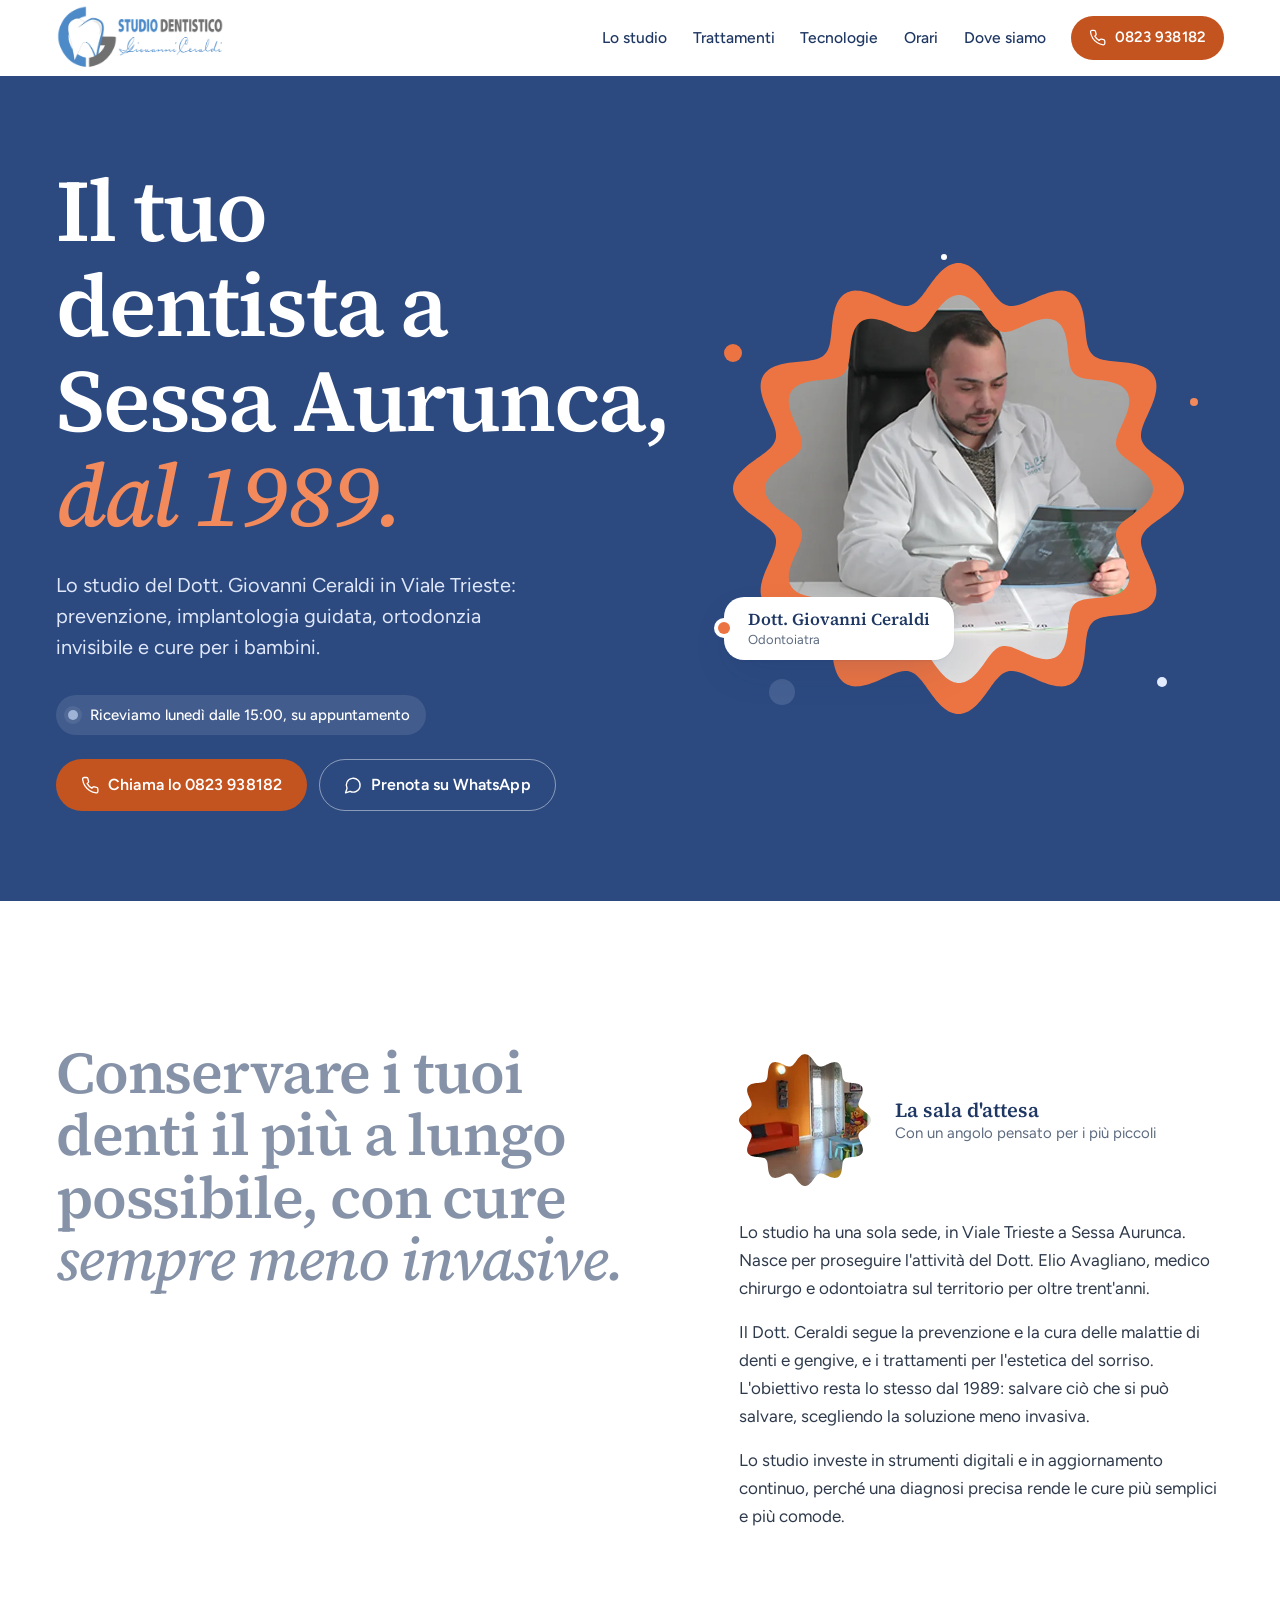
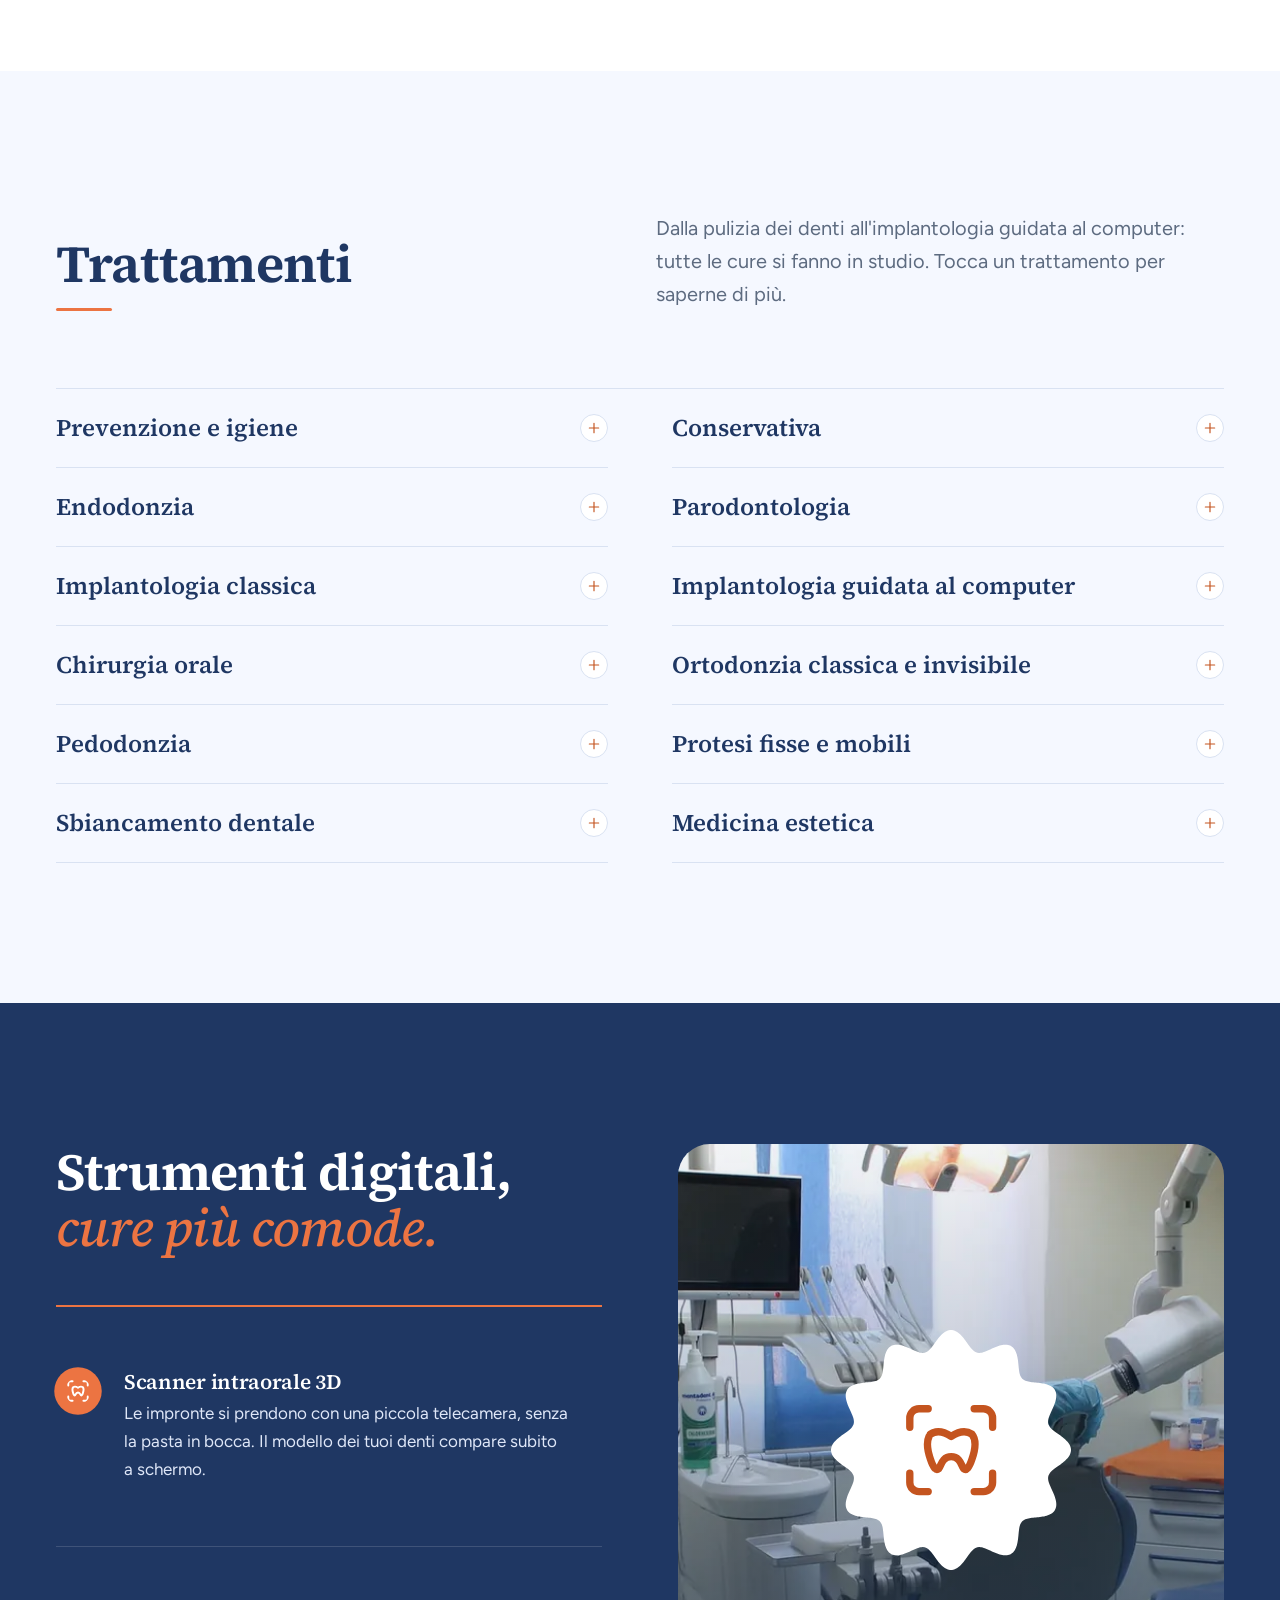
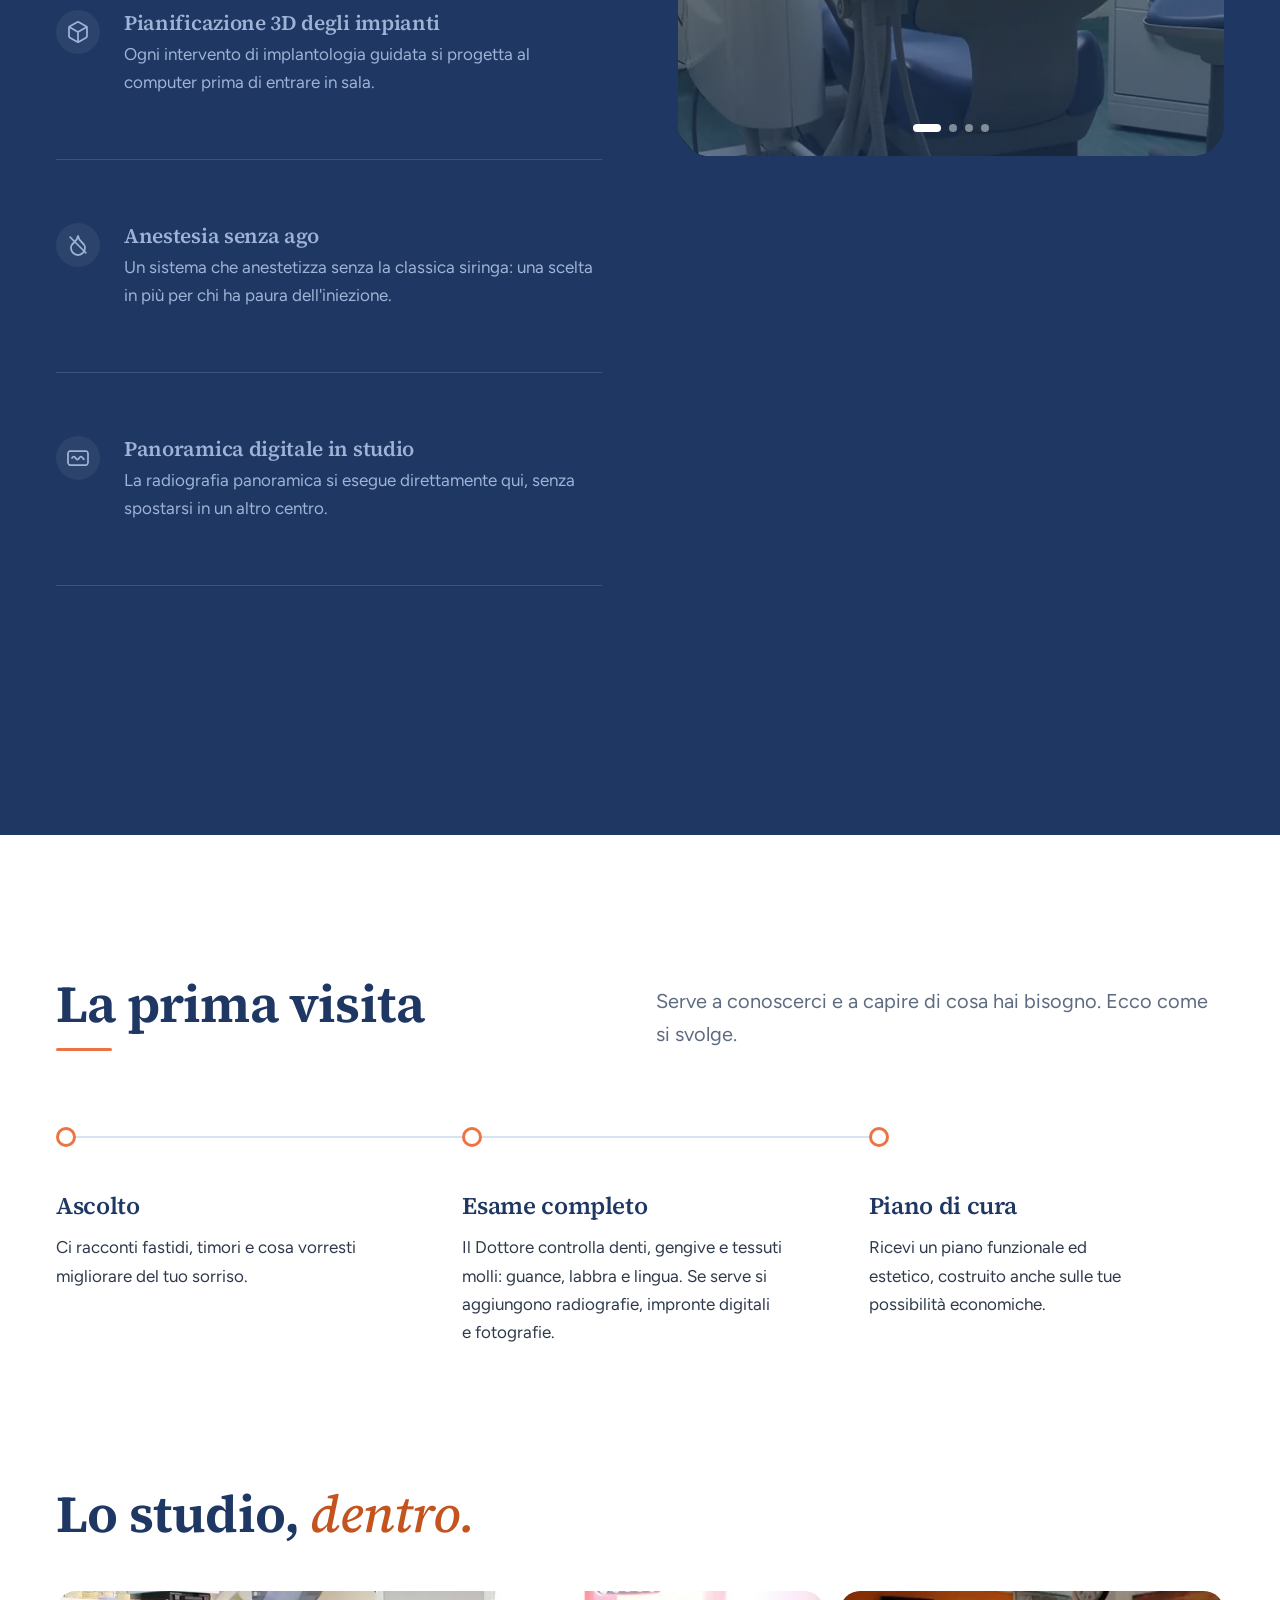
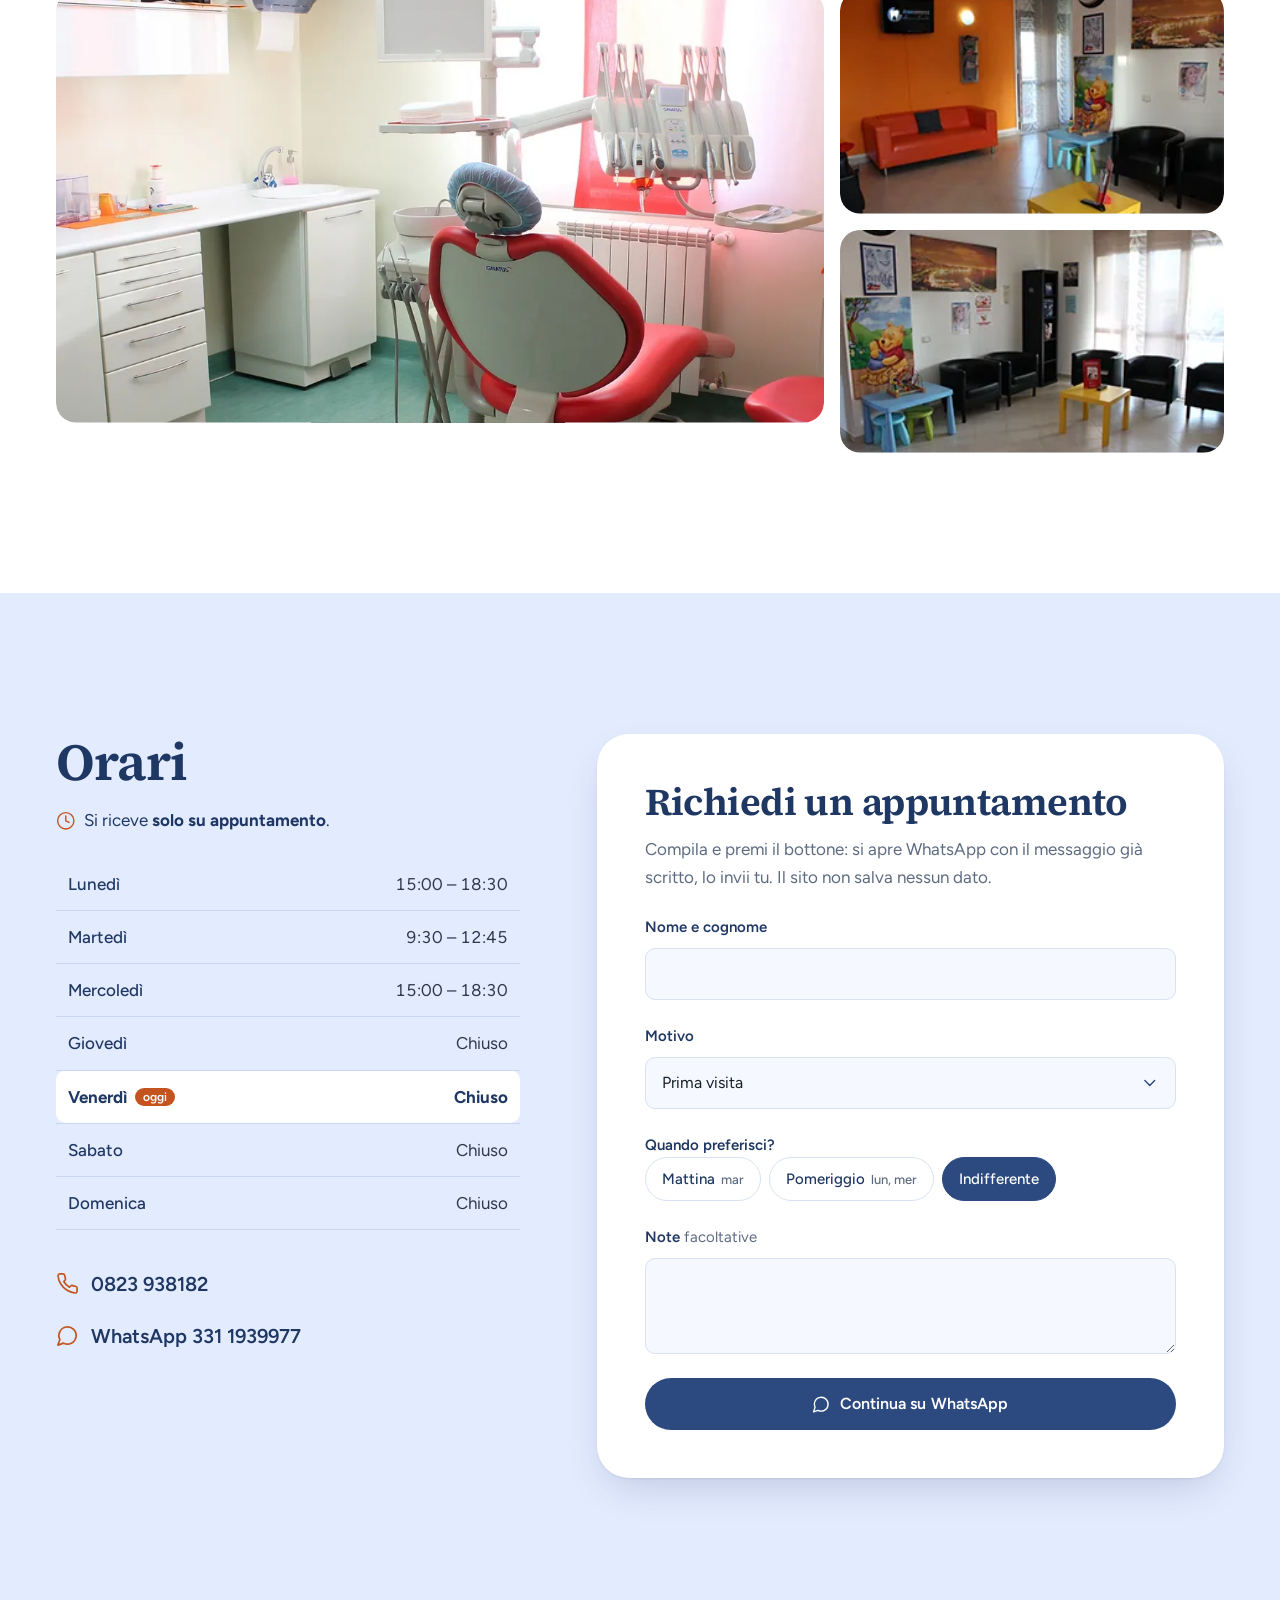
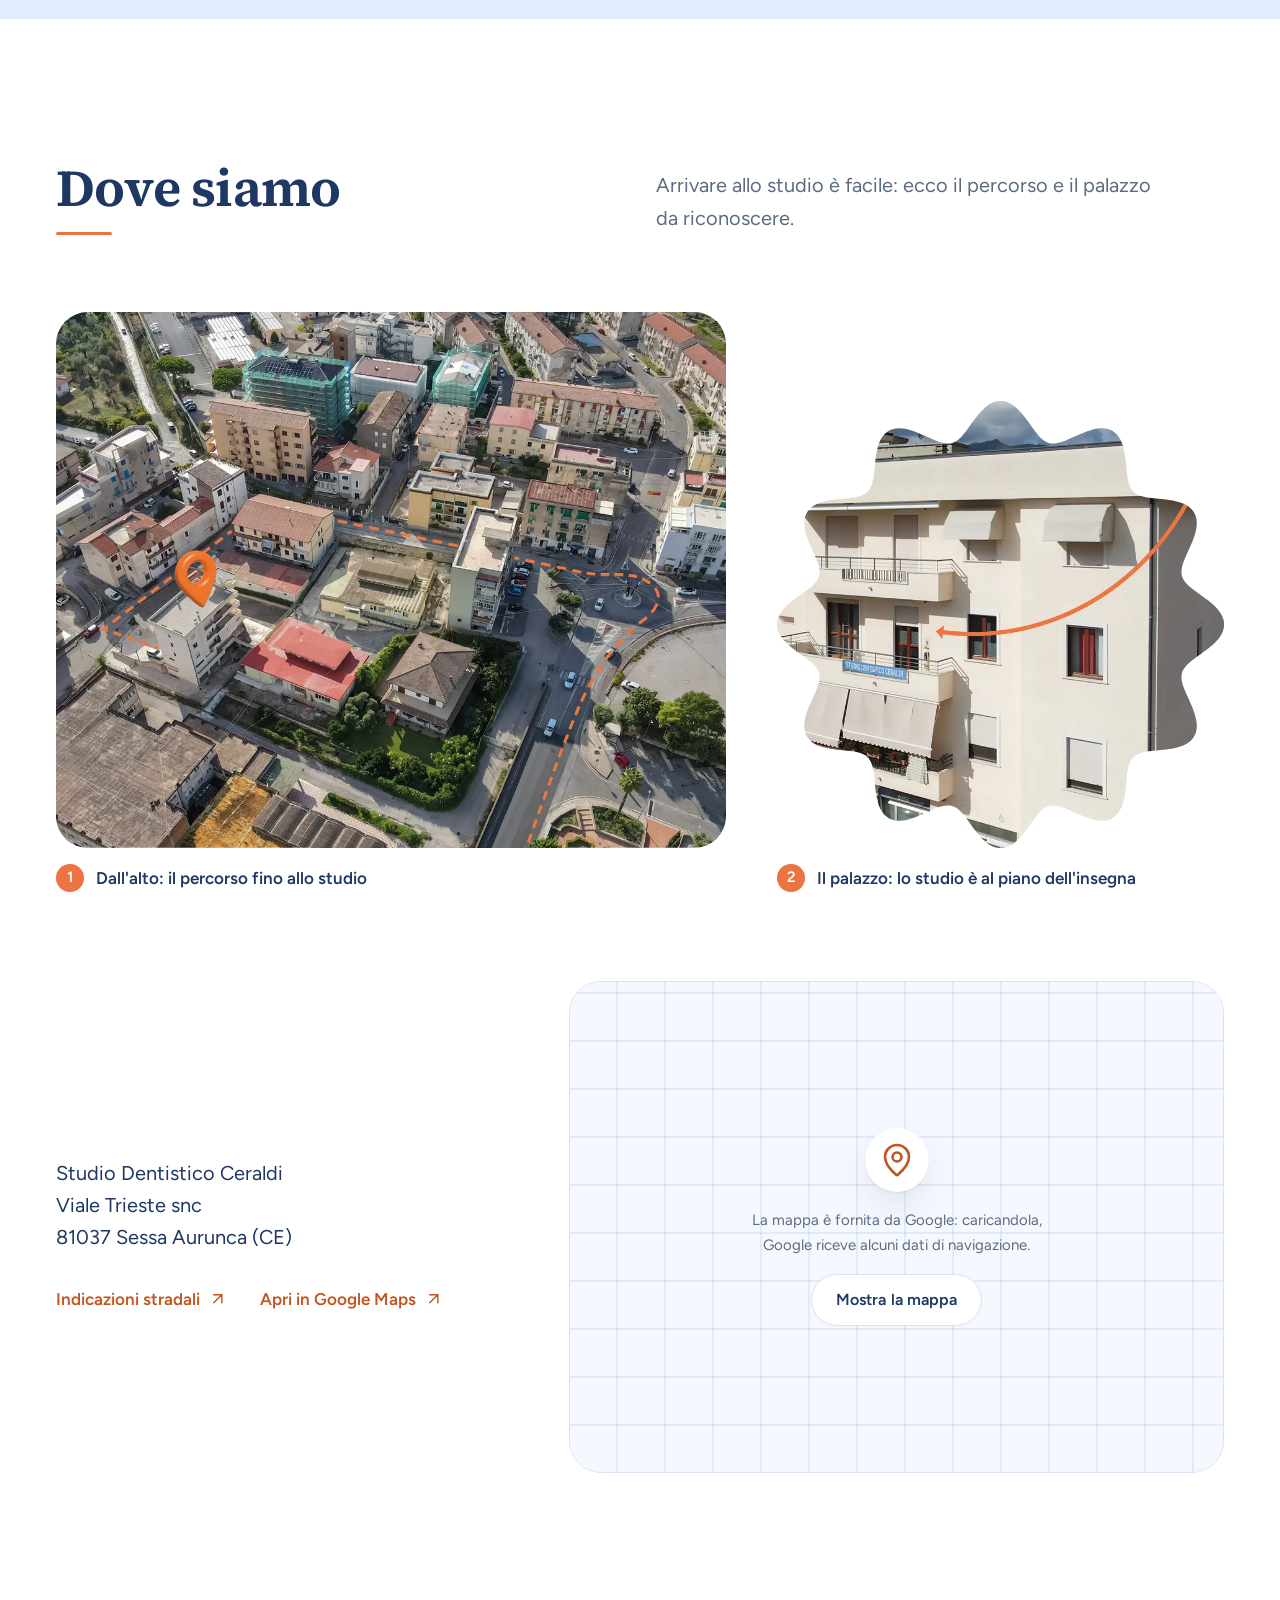
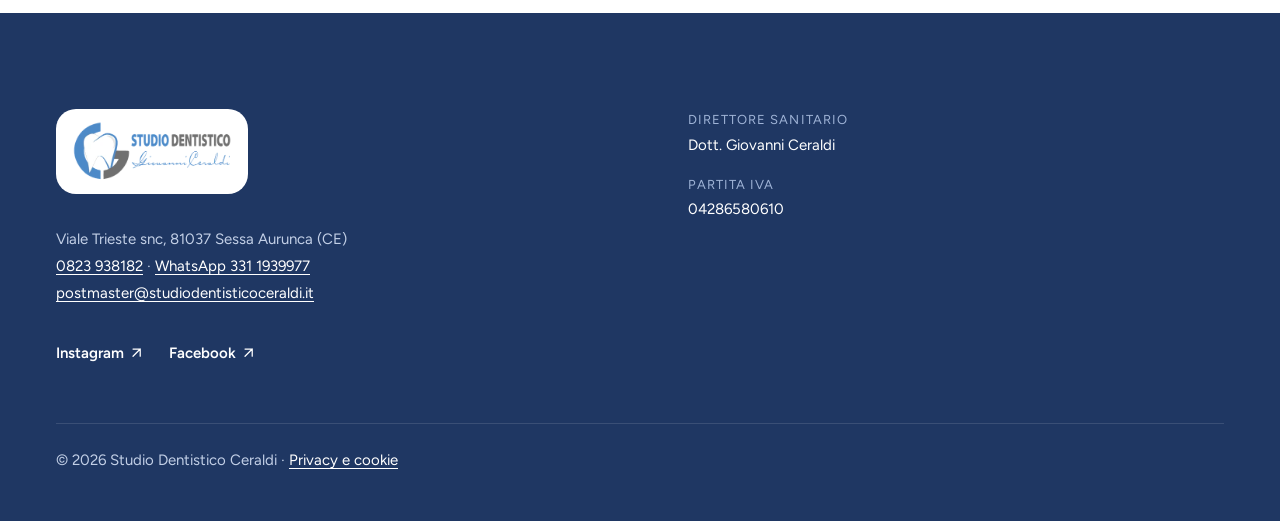
<file: index.html>
<!doctype html>
<html lang="it">
<head>
  <meta charset="utf-8">
  <meta name="viewport" content="width=device-width, initial-scale=1">
  <title>Studio Dentistico Ceraldi · Dentista a Sessa Aurunca (CE)</title>
  <meta name="description" content="Studio dentistico del Dott. Giovanni Ceraldi a Sessa Aurunca, in Viale Trieste. Implantologia guidata, ortodonzia invisibile, pedodonzia, igiene e prevenzione. Si riceve su appuntamento: 0823 938182.">
  <link rel="canonical" href="https://www.studiodentisticoceraldi.it/">
  <meta name="theme-color" content="#2c4a80">
  <meta property="og:type" content="website">
  <meta property="og:locale" content="it_IT">
  <meta property="og:title" content="Studio Dentistico Ceraldi · Sessa Aurunca">
  <meta property="og:description" content="Il tuo dentista a Sessa Aurunca dal 1989. Si riceve su appuntamento.">
  <meta property="og:url" content="https://www.studiodentisticoceraldi.it/">
  <meta property="og:image" content="https://www.studiodentisticoceraldi.it/assets/img/share.jpg">
  <meta name="twitter:card" content="summary_large_image">
  <link rel="icon" href="assets/img/icon-32.png" sizes="32x32">
  <link rel="apple-touch-icon" href="assets/img/icon-180.png">
  <link rel="preload" href="assets/fonts/source-serif-4-latin-wght-normal.woff2" as="font" type="font/woff2" crossorigin>
  <link rel="preload" href="assets/fonts/figtree-latin-wght-normal.woff2" as="font" type="font/woff2" crossorigin>
  <link rel="stylesheet" href="assets/css/style.css?v=6">
  <script>document.documentElement.classList.add('js')</script>
  <script type="application/ld+json">
  {
    "@context": "https://schema.org",
    "@type": "Dentist",
    "name": "Studio Dentistico Ceraldi",
    "url": "https://www.studiodentisticoceraldi.it/",
    "logo": "https://www.studiodentisticoceraldi.it/assets/img/logo.png",
    "image": "https://www.studiodentisticoceraldi.it/assets/img/dott-ceraldi-q.webp",
    "telephone": "+39 0823 938182",
    "email": "postmaster@studiodentisticoceraldi.it",
    "foundingDate": "1989",
    "vatID": "IT04286580610",
    "address": {
      "@type": "PostalAddress",
      "streetAddress": "Viale Trieste snc",
      "addressLocality": "Sessa Aurunca",
      "postalCode": "81037",
      "addressRegion": "CE",
      "addressCountry": "IT"
    },
    "geo": { "@type": "GeoCoordinates", "latitude": 41.2292074, "longitude": 13.9293572 },
    "hasMap": "https://www.google.com/maps/search/?api=1&query=Studio+Dentistico+Ceraldi&query_place_id=ChIJVdut1wnoOhMRwO00Xf3rjd8",
    "openingHoursSpecification": [
      { "@type": "OpeningHoursSpecification", "dayOfWeek": ["Monday", "Wednesday"], "opens": "15:00", "closes": "18:30" },
      { "@type": "OpeningHoursSpecification", "dayOfWeek": ["Tuesday"], "opens": "09:30", "closes": "12:45" }
    ],
    "sameAs": [
      "https://www.instagram.com/studiodentisticoceraldi/",
      "https://www.facebook.com/StudioDentisticoCeraldi/"
    ]
  }
  </script>
</head>
<body>
  <a class="skip" href="#contenuto">Vai al contenuto</a>

  <header class="site-header" data-header>
    <div class="wrap header-row">
      <a class="brand" href="#top" aria-label="Studio Dentistico Ceraldi, torna all'inizio">
        <img src="assets/img/logo-412.webp" width="206" height="79" alt="Studio Dentistico Giovanni Ceraldi">
      </a>
      <nav class="nav" aria-label="Principale">
        <button class="nav-toggle" type="button" aria-expanded="false" aria-controls="menu" data-nav-toggle>
          <span class="nav-toggle-bars" aria-hidden="true"></span>
          <span class="nav-toggle-label">Menu</span>
        </button>
        <ul id="menu" class="nav-list" data-nav-list>
          <li><a href="#studio">Lo studio</a></li>
          <li><a href="#trattamenti">Trattamenti</a></li>
          <li><a href="#tecnologie">Tecnologie</a></li>
          <li><a href="#orari">Orari</a></li>
          <li><a href="#dove">Dove siamo</a></li>
          <li class="nav-cta"><a class="btn btn-accent btn-sm" href="tel:+390823938182">
            <svg class="i" aria-hidden="true"><use href="#i-phone"/></svg>0823 938182</a></li>
        </ul>
      </nav>
    </div>
  </header>

  <main id="contenuto">
    <!-- Apertura -->
    <section class="hero" id="top" aria-labelledby="hero-title">
      <div class="wrap hero-grid">
        <div class="hero-copy">
          <h1 id="hero-title" class="hero-title" data-split>Il tuo dentista a Sessa&nbsp;Aurunca, <em>dal&nbsp;1989.</em></h1>
          <p class="hero-lead">Lo studio del Dott. Giovanni Ceraldi in Viale Trieste: prevenzione, implantologia guidata, ortodonzia invisibile e cure per i bambini.</p>
          <p class="status" data-status>
            <span class="status-dot" aria-hidden="true"></span>
            <span data-status-text>Si riceve solo su appuntamento</span>
          </p>
          <div class="hero-actions">
            <a class="btn btn-accent" href="tel:+390823938182" data-magnetic>
              <svg class="i" aria-hidden="true"><use href="#i-phone"/></svg>Chiama lo 0823 938182</a>
            <a class="btn btn-ghost" href="#prenota" data-magnetic>
              <svg class="i" aria-hidden="true"><use href="#i-chat"/></svg>Prenota su WhatsApp</a>
          </div>
        </div>
        <div class="hero-visual" data-hero-visual>
          <div class="scallop-ring" data-depth="-0.6" aria-hidden="true"></div>
          <picture class="scallop hero-photo" data-depth="0.5">
            <img src="assets/img/dott-ceraldi-q.webp" width="760" height="760" alt="Il Dott. Giovanni Ceraldi nel suo studio mentre esamina una radiografia" fetchpriority="high">
          </picture>
          <p class="hero-tag" data-depth="1.1"><strong>Dott. Giovanni Ceraldi</strong><span>Odontoiatra</span></p>
          <span class="dot dot-a" data-depth="1.6" aria-hidden="true"></span>
          <span class="dot dot-b" data-depth="-1.2" aria-hidden="true"></span>
          <span class="dot dot-c" data-depth="2.2" aria-hidden="true"></span>
          <span class="dot dot-d" data-depth="-2" aria-hidden="true"></span>
          <span class="dot dot-e" data-depth="1" aria-hidden="true"></span>
        </div>
      </div>
    </section>

    <!-- Lo studio -->
    <section class="section studio" id="studio" aria-labelledby="studio-title">
      <div class="wrap studio-grid">
        <h2 id="studio-title" class="statement" data-words>Conservare i tuoi denti il più a lungo possibile, con cure <em>sempre meno invasive.</em></h2>
        <div class="studio-body">
          <figure class="doctor">
            <picture class="scallop doctor-photo">
              <img src="assets/img/attesa-q.webp" width="360" height="360" alt="La sala d'attesa con il divano arancione e l'angolo per i bambini" loading="lazy">
            </picture>
            <figcaption><strong>La sala d'attesa</strong><span>Con un angolo pensato per i più piccoli</span></figcaption>
          </figure>
          <div class="prose">
            <p>Lo studio ha una sola sede, in Viale Trieste a Sessa Aurunca. Nasce per proseguire l'attività del Dott. Elio Avagliano, medico chirurgo e odontoiatra sul territorio per oltre trent'anni.</p>
            <p>Il Dott. Ceraldi segue la prevenzione e la cura delle malattie di denti e gengive, e i trattamenti per l'estetica del sorriso. L'obiettivo resta lo stesso dal 1989: salvare ciò che si può salvare, scegliendo la soluzione meno invasiva.</p>
            <p>Lo studio investe in strumenti digitali e in aggiornamento continuo, perché una diagnosi precisa rende le cure più semplici e più comode.</p>
          </div>
        </div>
      </div>
    </section>

    <!-- Trattamenti -->
    <section class="section treatments" id="trattamenti" aria-labelledby="tratt-title">
      <div class="wrap">
        <div class="section-head">
          <h2 id="tratt-title">Trattamenti</h2>
          <p>Dalla pulizia dei denti all'implantologia guidata al computer: tutte le cure si fanno in studio. Tocca un trattamento per saperne di più.</p>
        </div>
        <div class="t-list">
          <details class="t-item">
            <summary><span class="t-name">Prevenzione e igiene</span><svg class="i t-plus" aria-hidden="true"><use href="#i-plus"/></svg></summary>
            <p>Pulizia professionale, istruzioni per la cura a casa e controlli periodici. È il modo più semplice per accorgersi dei problemi prima che facciano male.</p>
          </details>
          <details class="t-item">
            <summary><span class="t-name">Conservativa</span><svg class="i t-plus" aria-hidden="true"><use href="#i-plus"/></svg></summary>
            <p>Cura delle carie con otturazioni del colore del dente, per eliminare il danno e mantenere la forma originale.</p>
          </details>
          <details class="t-item">
            <summary><span class="t-name">Endodonzia</span><svg class="i t-plus" aria-hidden="true"><use href="#i-plus"/></svg></summary>
            <p>La cosiddetta devitalizzazione: si pulisce e si sigilla l'interno di un dente colpito da carie profonde o traumi, per conservarlo invece di estrarlo.</p>
          </details>
          <details class="t-item">
            <summary><span class="t-name">Parodontologia</span><svg class="i t-plus" aria-hidden="true"><use href="#i-plus"/></svg></summary>
            <p>Diagnosi e cura di gengive e osso, i tessuti che sostengono i denti. Le gengive che sanguinano sono il primo segnale da non trascurare.</p>
          </details>
          <details class="t-item">
            <summary><span class="t-name">Implantologia classica</span><svg class="i t-plus" aria-hidden="true"><use href="#i-plus"/></svg></summary>
            <p>Radici artificiali in titanio sostituiscono i denti persi e sostengono protesi, preferibilmente fisse.</p>
          </details>
          <details class="t-item">
            <summary><span class="t-name">Implantologia guidata al computer</span><svg class="i t-plus" aria-hidden="true"><use href="#i-plus"/></svg></summary>
            <p>L'intervento si progetta prima in 3D, partendo dalle immagini radiografiche e dalla scansione della bocca. Una guida chirurgica porta l'impianto nella posizione pianificata, con incisioni ridotte.</p>
          </details>
          <details class="t-item">
            <summary><span class="t-name">Chirurgia orale</span><svg class="i t-plus" aria-hidden="true"><use href="#i-plus"/></svg></summary>
            <p>Estrazioni semplici e complesse, residui di radici, denti del giudizio e altri denti inclusi o semi-inclusi nell'osso.</p>
          </details>
          <details class="t-item">
            <summary><span class="t-name">Ortodonzia classica e invisibile</span><svg class="i t-plus" aria-hidden="true"><use href="#i-plus"/></svg></summary>
            <p>Apparecchi tradizionali o mascherine trasparenti su misura per raddrizzare i denti. Le mascherine si progettano dalla scansione digitale della bocca.</p>
          </details>
          <details class="t-item">
            <summary><span class="t-name">Pedodonzia</span><svg class="i t-plus" aria-hidden="true"><use href="#i-plus"/></svg></summary>
            <p>Cure per i più piccoli, dai primi dentini all'adolescenza. Un approccio pensato per il singolo bambino, perché si senta a suo agio e collabori.</p>
          </details>
          <details class="t-item">
            <summary><span class="t-name">Protesi fisse e mobili</span><svg class="i t-plus" aria-hidden="true"><use href="#i-plus"/></svg></summary>
            <p>Corone, ponti e protesi mobili personalizzate per sostituire i denti persi per carie, traumi o usura, e tornare a masticare e sorridere.</p>
          </details>
          <details class="t-item">
            <summary><span class="t-name">Sbiancamento dentale</span><svg class="i t-plus" aria-hidden="true"><use href="#i-plus"/></svg></summary>
            <p>Sbiancamento professionale in studio contro le macchie di caffè, tè e fumo, dopo una visita che verifica se è indicato per te.</p>
          </details>
          <details class="t-item">
            <summary><span class="t-name">Medicina estetica</span><svg class="i t-plus" aria-hidden="true"><use href="#i-plus"/></svg></summary>
            <p>Trattamenti per labbra armoniche e definite, eseguiti in studio.</p>
          </details>
        </div>
      </div>
    </section>

    <!-- Tecnologie -->
    <section class="section tech" id="tecnologie" aria-labelledby="tech-title">
      <div class="tech-track" data-tech>
        <div class="wrap tech-grid tech-sticky">
          <div class="tech-copy">
            <h2 id="tech-title">Strumenti digitali, <em>cure più comode.</em></h2>
            <ul class="tech-list">
              <li data-i="0">
                <svg class="i tech-icon" aria-hidden="true"><use href="#i-scan"/></svg>
                <div><h3>Scanner intraorale 3D</h3>
                <p>Le impronte si prendono con una piccola telecamera, senza la pasta in bocca. Il modello dei tuoi denti compare subito a schermo.</p></div>
              </li>
              <li data-i="1">
                <svg class="i tech-icon" aria-hidden="true"><use href="#i-cube"/></svg>
                <div><h3>Pianificazione 3D degli impianti</h3>
                <p>Ogni intervento di implantologia guidata si progetta al computer prima di entrare in sala.</p></div>
              </li>
              <li data-i="2">
                <svg class="i tech-icon" aria-hidden="true"><use href="#i-drop"/></svg>
                <div><h3>Anestesia senza ago</h3>
                <p>Un sistema che anestetizza senza la classica siringa: una scelta in più per chi ha paura dell'iniezione.</p></div>
              </li>
              <li data-i="3">
                <svg class="i tech-icon" aria-hidden="true"><use href="#i-xray"/></svg>
                <div><h3>Panoramica digitale in studio</h3>
                <p>La radiografia panoramica si esegue direttamente qui, senza spostarsi in un altro centro.</p></div>
              </li>
            </ul>
          </div>
          <div class="tech-visual" aria-hidden="true">
            <figure class="tech-photo">
              <img src="assets/img/sala-blu.webp" width="1600" height="665" alt="" loading="lazy" data-parallax>
            </figure>
            <div class="tech-stage">
              <div class="tech-badge">
                <svg class="tech-glyph" data-g="0" viewBox="0 0 24 24"><path pathLength="1" d="M3 7V5a2 2 0 0 1 2-2h2M17 3h2a2 2 0 0 1 2 2v2M21 17v2a2 2 0 0 1-2 2h-2M7 21H5a2 2 0 0 1-2-2v-2"/><path pathLength="1" d="M7.5 8.5c1.5-1 3-.5 4.5.5 1.5-1 3-1.5 4.5-.5 1 1.2.7 3.5 0 5.5-.6 1.8-1.2 2.5-1.8 2-.5-.6-.7-2.6-2.7-2.6s-2.2 2-2.7 2.6c-.6.5-1.2-.2-1.8-2-.7-2-1-4.3 0-5.5z"/></svg>
                <svg class="tech-glyph" data-g="1" viewBox="0 0 24 24"><path pathLength="1" d="M21 8a2 2 0 0 0-1-1.73l-7-4a2 2 0 0 0-2 0l-7 4A2 2 0 0 0 3 8v8a2 2 0 0 0 1 1.73l7 4a2 2 0 0 0 2 0l7-4A2 2 0 0 0 21 16z"/><path pathLength="1" d="m3.3 7 8.7 5 8.7-5M12 22V12"/></svg>
                <svg class="tech-glyph" data-g="2" viewBox="0 0 24 24"><path pathLength="1" d="M12 22a7 7 0 0 0 7-7c0-2-1-3.9-3-5.5s-3.5-4-4-6.5c-.5 2.5-2 4.9-4 6.5C6 11.1 5 13 5 15a7 7 0 0 0 7 7z"/><path pathLength="1" d="M4 4l16 16"/></svg>
                <svg class="tech-glyph" data-g="3" viewBox="0 0 24 24"><rect pathLength="1" x="2" y="5" width="20" height="14" rx="2"/><path pathLength="1" d="M6 12c1.2-2 2.4-2 3.6 0s2.4 2 3.6 0 2.4-2 3.6 0 1.2 1 1.2 1"/></svg>
              </div>
              <ol class="tech-dots"><li></li><li></li><li></li><li></li></ol>
            </div>
          </div>
        </div>
      </div>
    </section>

    <!-- Prima visita -->
    <section class="section visit" id="prima-visita" aria-labelledby="visit-title">
      <div class="wrap">
        <div class="section-head">
          <h2 id="visit-title">La prima visita</h2>
          <p>Serve a conoscerci e a capire di cosa hai bisogno. Ecco come si svolge.</p>
        </div>
        <ol class="steps" data-steps>
          <li class="step">
            <span class="step-line" aria-hidden="true"><span class="step-fill"></span></span>
            <h3>Ascolto</h3>
            <p>Ci racconti fastidi, timori e cosa vorresti migliorare del tuo sorriso.</p>
          </li>
          <li class="step">
            <span class="step-line" aria-hidden="true"><span class="step-fill"></span></span>
            <h3>Esame completo</h3>
            <p>Il Dottore controlla denti, gengive e tessuti molli: guance, labbra e lingua. Se serve si aggiungono radiografie, impronte digitali e fotografie.</p>
          </li>
          <li class="step">
            <h3>Piano di cura</h3>
            <p>Ricevi un piano funzionale ed estetico, costruito anche sulle tue possibilità economiche.</p>
          </li>
        </ol>
      </div>
    </section>

    <!-- Ambienti -->
    <section class="section rooms" aria-labelledby="rooms-title">
      <div class="wrap">
        <h2 id="rooms-title" class="rooms-title">Lo studio, <em>dentro.</em></h2>
        <div class="rooms-grid">
          <figure class="room room-wide reveal"><img data-parallax src="assets/img/sala-rossa.webp" width="1600" height="665" alt="La sala operativa con le poltrone rosse" loading="lazy"></figure>
          <figure class="room reveal"><img src="assets/img/attesa-1.webp" width="310" height="180" alt="La sala d'attesa con il divano arancione e l'angolo per i bambini" loading="lazy"></figure>
          <figure class="room reveal"><img src="assets/img/attesa-2.webp" width="310" height="180" alt="La sala d'attesa con le poltrone e il tavolino per i bambini" loading="lazy"></figure>
        </div>
      </div>
    </section>

    <!-- Orari e prenotazione -->
    <section class="section book" id="orari" aria-labelledby="orari-title">
      <div class="wrap book-grid">
        <div class="hours">
          <h2 id="orari-title">Orari</h2>
          <p class="hours-note"><svg class="i" aria-hidden="true"><use href="#i-clock"/></svg><span>Si riceve <strong>solo su appuntamento</strong>.</span></p>
          <table class="hours-table">
            <caption class="sr-only">Orari di ricevimento dello studio</caption>
            <tbody>
              <tr data-day="1"><th scope="row">Lunedì</th><td>15:00 – 18:30</td></tr>
              <tr data-day="2"><th scope="row">Martedì</th><td>9:30 – 12:45</td></tr>
              <tr data-day="3"><th scope="row">Mercoledì</th><td>15:00 – 18:30</td></tr>
              <tr data-day="4"><th scope="row">Giovedì</th><td>Chiuso</td></tr>
              <tr data-day="5"><th scope="row">Venerdì</th><td>Chiuso</td></tr>
              <tr data-day="6"><th scope="row">Sabato</th><td>Chiuso</td></tr>
              <tr data-day="0"><th scope="row">Domenica</th><td>Chiuso</td></tr>
            </tbody>
          </table>
          <ul class="contact-lines">
            <li><a href="tel:+390823938182"><svg class="i" aria-hidden="true"><use href="#i-phone"/></svg>0823 938182</a></li>
            <li><a href="https://wa.me/393311939977" rel="noopener"><svg class="i" aria-hidden="true"><use href="#i-chat"/></svg>WhatsApp 331 1939977</a></li>
          </ul>
        </div>

        <form class="booking" id="prenota" aria-labelledby="prenota-title" novalidate data-booking>
          <h2 id="prenota-title">Richiedi un appuntamento</h2>
          <p class="booking-intro">Compila e premi il bottone: si apre WhatsApp con il messaggio già scritto, lo invii tu. Il sito non salva nessun dato.</p>

          <div class="field">
            <label for="f-nome">Nome e cognome</label>
            <input id="f-nome" name="nome" type="text" autocomplete="name" required aria-describedby="f-nome-err">
            <p class="field-error" id="f-nome-err" hidden>Scrivi il tuo nome, così sappiamo chi ci contatta.</p>
          </div>

          <div class="field">
            <label for="f-motivo">Motivo</label>
            <div class="select">
              <select id="f-motivo" name="motivo">
                <option>Prima visita</option>
                <option>Controllo e pulizia dei denti</option>
                <option>Dolore o urgenza</option>
                <option>Implantologia</option>
                <option>Ortodonzia o mascherine trasparenti</option>
                <option>Visita per un bambino</option>
                <option>Sbiancamento o estetica</option>
                <option>Altro</option>
              </select>
              <svg class="i" aria-hidden="true"><use href="#i-down"/></svg>
            </div>
          </div>

          <fieldset class="field">
            <legend>Quando preferisci?</legend>
            <div class="chips">
              <label class="chip"><input type="radio" name="quando" value="di mattina (martedì)"><span>Mattina <small>mar</small></span></label>
              <label class="chip"><input type="radio" name="quando" value="di pomeriggio (lunedì o mercoledì)"><span>Pomeriggio <small>lun, mer</small></span></label>
              <label class="chip"><input type="radio" name="quando" value="quando c'è posto" checked><span>Indifferente</span></label>
            </div>
          </fieldset>

          <div class="field">
            <label for="f-note">Note <span class="optional">facoltative</span></label>
            <textarea id="f-note" name="note" rows="3"></textarea>
          </div>

          <button class="btn btn-primary btn-block" type="submit" data-magnetic>
            <svg class="i" aria-hidden="true"><use href="#i-chat"/></svg>Continua su WhatsApp</button>
        </form>
      </div>
    </section>

    <!-- Dove siamo -->
    <section class="section where" id="dove" aria-labelledby="dove-title">
      <div class="wrap">
        <div class="section-head">
          <h2 id="dove-title">Dove siamo</h2>
          <p>Arrivare allo studio è facile: ecco il percorso e il palazzo da riconoscere.</p>
        </div>
        <div class="find">
          <figure class="find-step">
            <div class="find-aerial reveal" data-route>
              <img src="assets/img/percorso-dall-alto.webp" width="1080" height="864" alt="Vista dall'alto della zona dello studio, con il percorso segnato fino al palazzo" loading="lazy">
              <svg class="route" viewBox="0 0 1080 864" aria-hidden="true">
                <path class="route-path" pathLength="1" d="M762 864C767 850 779 813 790 780C801 747 817 692 827 665C837 638 842 636 850 620C858 604 868 587 878 572C888 557 896 544 907 532C918 520 935 507 945 497C955 487 963 482 966 474C969 466 968 454 964 446C960 438 953 432 940 428C927 424 910 424 885 421C860 418 814 411 790 407C766 403 767 402 742 397C717 392 674 382 640 375C606 368 567 360 537 354C507 348 500 338 460 337C420 336 335 341 300 348C265 355 267 369 250 380C233 391 216 404 200 415C184 426 170 438 157 447C144 456 131 462 120 470C109 478 97 486 90 492C83 498 78 503 80 507C82 511 89 514 100 518C111 522 135 529 147 533C159 537 168 541 172 543"/>
                <circle class="route-end" cx="172" cy="543" r="13"/>
              </svg>
            </div>
            <figcaption><span class="find-n">1</span>Dall'alto: il percorso fino allo studio</figcaption>
          </figure>
          <figure class="find-step find-building">
            <picture class="scallop"><img src="assets/img/palazzo-studio.webp" width="800" height="800" alt="Il palazzo dello studio in Viale Trieste: la freccia indica il balcone con l'insegna" loading="lazy"></picture>
            <figcaption><span class="find-n">2</span>Il palazzo: lo studio è al piano dell'insegna</figcaption>
          </figure>
        </div>
        <div class="where-grid">
          <div class="where-copy">
            <address>
              Studio Dentistico Ceraldi<br>
              Viale Trieste snc<br>
              81037 Sessa Aurunca (CE)
            </address>
            <div class="where-links">
              <a class="link-arrow" href="https://www.google.com/maps/dir/?api=1&amp;destination=Studio+Dentistico+Ceraldi&amp;destination_place_id=ChIJVdut1wnoOhMRwO00Xf3rjd8" rel="noopener" target="_blank">Indicazioni stradali<svg class="i" aria-hidden="true"><use href="#i-arrow"/></svg></a>
              <a class="link-arrow" href="https://www.google.com/maps/search/?api=1&amp;query=Studio+Dentistico+Ceraldi&amp;query_place_id=ChIJVdut1wnoOhMRwO00Xf3rjd8" rel="noopener" target="_blank">Apri in Google Maps<svg class="i" aria-hidden="true"><use href="#i-arrow"/></svg></a>
            </div>
          </div>
          <div class="map" data-map>
            <div class="map-facade">
              <svg class="i map-pin" aria-hidden="true"><use href="#i-pin"/></svg>
              <p>La mappa è fornita da Google: caricandola, Google riceve alcuni dati di navigazione.</p>
              <button class="btn btn-secondary" type="button" data-map-load>Mostra la mappa</button>
            </div>
          </div>
        </div>
      </div>
    </section>
  </main>

  <footer class="site-footer">
    <div class="wrap footer-grid">
      <div class="footer-brand">
        <span class="footer-logo"><img src="assets/img/logo-412.webp" width="206" height="79" alt="Studio Dentistico Giovanni Ceraldi" loading="lazy"></span>
        <p>Viale Trieste snc, 81037 Sessa Aurunca (CE)<br>
          <a href="tel:+390823938182">0823 938182</a> · <a href="https://wa.me/393311939977" rel="noopener">WhatsApp 331 1939977</a><br>
          <a href="mailto:postmaster@studiodentisticoceraldi.it">postmaster@studiodentisticoceraldi.it</a></p>
        <ul class="social">
          <li><a href="https://www.instagram.com/studiodentisticoceraldi/" rel="noopener" target="_blank">Instagram<svg class="i" aria-hidden="true"><use href="#i-arrow"/></svg></a></li>
          <li><a href="https://www.facebook.com/StudioDentisticoCeraldi/" rel="noopener" target="_blank">Facebook<svg class="i" aria-hidden="true"><use href="#i-arrow"/></svg></a></li>
        </ul>
      </div>
      <dl class="legal">
        <div><dt>Direttore sanitario</dt><dd>Dott. Giovanni Ceraldi</dd></div>
        <div><dt>Partita IVA</dt><dd>04286580610</dd></div>
      </dl>
      <p class="footer-bottom">© <span data-year>2026</span> Studio Dentistico Ceraldi · <a href="privacy.html">Privacy e cookie</a></p>
    </div>
  </footer>

  <div class="action-bar" aria-label="Contatti rapidi">
    <a class="btn btn-accent" href="tel:+390823938182"><svg class="i" aria-hidden="true"><use href="#i-phone"/></svg>Chiama</a>
    <a class="btn btn-primary" href="#prenota"><svg class="i" aria-hidden="true"><use href="#i-chat"/></svg>Prenota</a>
  </div>

  <!-- Icone (stile Lucide) -->
  <svg xmlns="http://www.w3.org/2000/svg" style="display:none">
    <symbol id="i-phone" viewBox="0 0 24 24"><path d="M22 16.92v3a2 2 0 0 1-2.18 2 19.8 19.8 0 0 1-8.63-3.07 19.5 19.5 0 0 1-6-6A19.8 19.8 0 0 1 2.12 4.18 2 2 0 0 1 4.11 2h3a2 2 0 0 1 2 1.72c.13.96.36 1.9.7 2.81a2 2 0 0 1-.45 2.11L8.09 9.91a16 16 0 0 0 6 6l1.27-1.27a2 2 0 0 1 2.11-.45c.91.34 1.85.57 2.81.7A2 2 0 0 1 22 16.92z"/></symbol>
    <symbol id="i-chat" viewBox="0 0 24 24"><path d="M7.9 20A9 9 0 1 0 4 16.1L2 22z"/></symbol>
    <symbol id="i-plus" viewBox="0 0 24 24"><path d="M12 5v14M5 12h14"/></symbol>
    <symbol id="i-down" viewBox="0 0 24 24"><path d="m6 9 6 6 6-6"/></symbol>
    <symbol id="i-arrow" viewBox="0 0 24 24"><path d="M7 17 17 7M7 7h10v10"/></symbol>
    <symbol id="i-clock" viewBox="0 0 24 24"><circle cx="12" cy="12" r="10"/><path d="M12 6v6l4 2"/></symbol>
    <symbol id="i-pin" viewBox="0 0 24 24"><path d="M20 10c0 4.99-5.54 10.19-7.4 11.8a1 1 0 0 1-1.2 0C9.54 20.19 4 14.99 4 10a8 8 0 0 1 16 0"/><circle cx="12" cy="10" r="3"/></symbol>
    <symbol id="i-scan" viewBox="0 0 24 24"><path d="M3 7V5a2 2 0 0 1 2-2h2M17 3h2a2 2 0 0 1 2 2v2M21 17v2a2 2 0 0 1-2 2h-2M7 21H5a2 2 0 0 1-2-2v-2"/><path d="M7.5 8.5c1.5-1 3-.5 4.5.5 1.5-1 3-1.5 4.5-.5 1 1.2.7 3.5 0 5.5-.6 1.8-1.2 2.5-1.8 2-.5-.6-.7-2.6-2.7-2.6s-2.2 2-2.7 2.6c-.6.5-1.2-.2-1.8-2-.7-2-1-4.3 0-5.5z"/></symbol>
    <symbol id="i-cube" viewBox="0 0 24 24"><path d="M21 8a2 2 0 0 0-1-1.73l-7-4a2 2 0 0 0-2 0l-7 4A2 2 0 0 0 3 8v8a2 2 0 0 0 1 1.73l7 4a2 2 0 0 0 2 0l7-4A2 2 0 0 0 21 16z"/><path d="m3.3 7 8.7 5 8.7-5M12 22V12"/></symbol>
    <symbol id="i-drop" viewBox="0 0 24 24"><path d="M12 22a7 7 0 0 0 7-7c0-2-1-3.9-3-5.5s-3.5-4-4-6.5c-.5 2.5-2 4.9-4 6.5C6 11.1 5 13 5 15a7 7 0 0 0 7 7z"/><path d="M4 4l16 16"/></symbol>
    <symbol id="i-xray" viewBox="0 0 24 24"><rect x="2" y="5" width="20" height="14" rx="2"/><path d="M6 12c1.2-2 2.4-2 3.6 0s2.4 2 3.6 0 2.4-2 3.6 0 1.2 1 1.2 1"/></symbol>
  </svg>

  <script src="assets/js/main.js?v=9" defer></script>
</body>
</html>
</file>
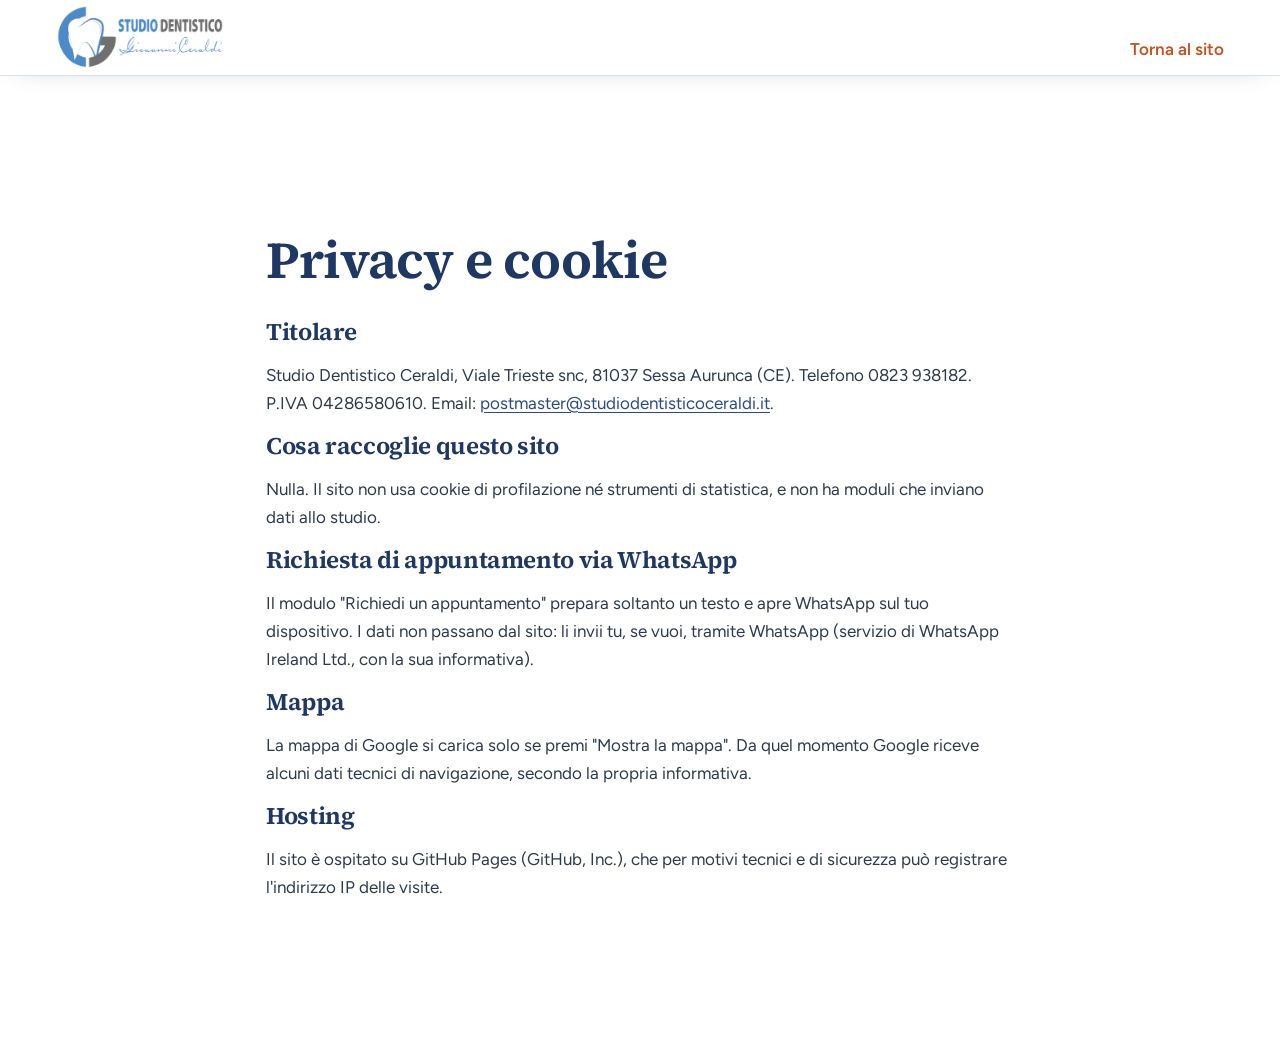
<file: privacy.html>
<!doctype html>
<html lang="it">
<head>
  <meta charset="utf-8">
  <meta name="viewport" content="width=device-width, initial-scale=1">
  <title>Privacy e cookie · Studio Dentistico Ceraldi</title>
  <meta name="robots" content="noindex">
  <meta name="theme-color" content="#2c4a80">
  <link rel="icon" href="assets/img/icon-32.png" sizes="32x32">
  <link rel="stylesheet" href="assets/css/style.css?v=6">
</head>
<body>
  <a class="skip" href="#contenuto">Vai al contenuto</a>
  <header class="site-header is-scrolled">
    <div class="wrap header-row">
      <a class="brand" href="./"><img src="assets/img/logo-412.webp" width="206" height="79" alt="Studio Dentistico Giovanni Ceraldi, torna alla home"></a>
      <a class="link-arrow" href="./">Torna al sito</a>
    </div>
  </header>
  <main id="contenuto" class="section">
    <div class="wrap prose" style="max-width: 68ch">
      <h1 style="font-size: var(--fs-h2)">Privacy e cookie</h1>
      <h2 style="font-size: var(--fs-h3)">Titolare</h2>
      <p>Studio Dentistico Ceraldi, Viale Trieste snc, 81037 Sessa Aurunca (CE). Telefono 0823 938182. P.IVA 04286580610. Email: <a href="mailto:postmaster@studiodentisticoceraldi.it">postmaster@studiodentisticoceraldi.it</a>.</p>
      <h2 style="font-size: var(--fs-h3)">Cosa raccoglie questo sito</h2>
      <p>Nulla. Il sito non usa cookie di profilazione né strumenti di statistica, e non ha moduli che inviano dati allo studio.</p>
      <h2 style="font-size: var(--fs-h3)">Richiesta di appuntamento via WhatsApp</h2>
      <p>Il modulo "Richiedi un appuntamento" prepara soltanto un testo e apre WhatsApp sul tuo dispositivo. I dati non passano dal sito: li invii tu, se vuoi, tramite WhatsApp (servizio di WhatsApp Ireland Ltd., con la sua informativa).</p>
      <h2 style="font-size: var(--fs-h3)">Mappa</h2>
      <p>La mappa di Google si carica solo se premi "Mostra la mappa". Da quel momento Google riceve alcuni dati tecnici di navigazione, secondo la propria informativa.</p>
      <h2 style="font-size: var(--fs-h3)">Hosting</h2>
      <p>Il sito è ospitato su GitHub Pages (GitHub, Inc.), che per motivi tecnici e di sicurezza può registrare l'indirizzo IP delle visite.</p>
    </div>
  </main>
</body>
</html>
</file>
<file: assets/css/style.css>
/* Studio Dentistico Ceraldi – stili. Token in DESIGN.md */

@font-face {
  font-family: "Source Serif 4";
  src: url("../fonts/source-serif-4-latin-wght-normal.woff2") format("woff2");
  font-weight: 200 900; font-style: normal; font-display: swap;
}
@font-face {
  font-family: "Source Serif 4";
  src: url("../fonts/source-serif-4-latin-wght-italic.woff2") format("woff2");
  font-weight: 200 900; font-style: italic; font-display: swap;
}
@font-face {
  font-family: "Figtree";
  src: url("../fonts/figtree-latin-wght-normal.woff2") format("woff2");
  font-weight: 300 900; font-style: normal; font-display: swap;
}

:root {
  --blue-900: #1f3763;
  --blue-800: #2c4a80;
  --blue-700: #243f6f;
  --blue-500: #4d8ac8;
  --blue-100: #e3ebfe;
  --blue-50: #f5f8ff;
  --orange-500: #ec7442;
  --orange-400: #f28a5c;
  --orange-700: #c4541f;
  --orange-800: #a9461a;
  --ink: #16202c;
  --ink-2: #5d6b80;
  --line: #d9e2f2;
  --paper: #fff;
  --ok: #1f7a4d;

  --serif: "Source Serif 4", Georgia, "Times New Roman", serif;
  --sans: "Figtree", system-ui, -apple-system, "Segoe UI", sans-serif;

  --fs-xs: .8125rem;
  --fs-sm: .9375rem;
  --fs-base: 1.0625rem;
  --fs-lg: 1.25rem;
  --fs-h3: 1.5rem;
  --fs-h2: clamp(2rem, 4.2vw, 3.25rem);
  --fs-h1: clamp(2.625rem, 7vw, 5.5rem);

  --s-1: 4px; --s-2: 8px; --s-3: 12px; --s-4: 16px; --s-5: 24px; --s-6: 32px;
  --s-7: 48px; --s-8: 64px; --s-9: 96px; --s-10: 128px;
  --section: clamp(72px, 11vw, 160px);
  --gutter: clamp(20px, 5vw, 56px);
  --max: 1240px;

  --r-sm: 10px; --r-md: 20px; --r-lg: 32px; --r-pill: 999px;
  --shadow: 0 1px 2px rgb(31 55 99 / .08), 0 16px 40px -12px rgb(31 55 99 / .22);
  --ease-out: cubic-bezier(.23, 1, .32, 1);
  --ease-in-out: cubic-bezier(.77, 0, .175, 1);
  --header-h: 76px;
}

*, *::before, *::after { box-sizing: border-box; }
html { -webkit-text-size-adjust: 100%; scroll-behavior: smooth; scroll-padding-top: calc(var(--header-h) + 12px); }
body {
  margin: 0; background: var(--paper); color: var(--ink);
  font: 400 var(--fs-base)/1.65 var(--sans);
  -webkit-font-smoothing: antialiased; text-rendering: optimizeLegibility;
}
img { display: block; max-width: 100%; height: auto; }
h1, h2, h3 { margin: 0; font-family: var(--serif); font-weight: 650; color: var(--blue-900); text-wrap: balance; letter-spacing: -.015em; }
h2 { font-size: var(--fs-h2); line-height: 1.08; }
h3 { font-size: var(--fs-h3); line-height: 1.25; font-weight: 600; }
h1 em, h2 em { font-style: italic; font-weight: 500; color: var(--orange-700); }
p { margin: 0; text-wrap: pretty; }
a { color: var(--blue-800); text-underline-offset: .2em; text-decoration-thickness: 1px; }
::selection { background: var(--orange-500); color: #fff; }
:focus-visible { outline: 3px solid var(--orange-500); outline-offset: 3px; border-radius: 6px; }
button { font: inherit; }

.wrap { width: min(100% - 2 * var(--gutter), var(--max)); margin-inline: auto; }
.sr-only { position: absolute; width: 1px; height: 1px; padding: 0; margin: -1px; overflow: hidden; clip: rect(0 0 0 0); white-space: nowrap; border: 0; }
.skip {
  position: fixed; left: var(--s-4); top: var(--s-4); z-index: 100;
  background: var(--blue-900); color: #fff; padding: var(--s-3) var(--s-5); border-radius: var(--r-pill);
  transform: translateY(-160%); transition: transform .2s var(--ease-out);
}
.skip:focus { transform: none; }

.i { width: 1.15em; height: 1.15em; flex: none; fill: none; stroke: currentColor; stroke-width: 1.75; stroke-linecap: round; stroke-linejoin: round; }

/* Bottoni */
.btn {
  --bg: var(--blue-800); --fg: #fff; --bd: transparent;
  display: inline-flex; align-items: center; justify-content: center; gap: .55em;
  min-height: 52px; padding: 0 1.5em; border-radius: var(--r-pill);
  background: var(--bg); color: var(--fg); border: 1.5px solid var(--bd);
  font: 600 1rem/1 var(--sans); letter-spacing: .005em; text-decoration: none; cursor: pointer;
  transition: background-color .2s var(--ease-out), border-color .2s var(--ease-out), color .2s var(--ease-out), transform .16s var(--ease-out);
  -webkit-tap-highlight-color: transparent;
}
.btn:active { transform: scale(.97); }
.btn[data-magnetic] { transition: background-color .2s var(--ease-out), border-color .2s var(--ease-out), color .2s var(--ease-out), transform .16s var(--ease-out), translate .5s var(--ease-out); }
.btn[data-magnetic].is-pulled { transition: background-color .2s var(--ease-out), border-color .2s var(--ease-out), color .2s var(--ease-out), transform .16s var(--ease-out), translate .15s var(--ease-out); }
.btn-primary { --bg: var(--blue-800); }
.btn-accent { --bg: var(--orange-700); }
.btn-secondary { --bg: #fff; --fg: var(--blue-900); --bd: var(--line); }
.btn-ghost { --bg: transparent; --fg: #fff; --bd: rgb(255 255 255 / .45); }
.btn-sm { min-height: 44px; padding: 0 1.15em; font-size: .9375rem; }
.btn-block { width: 100%; }
@media (hover: hover) {
  .btn-primary:hover { --bg: var(--blue-700); }
  .btn-accent:hover { --bg: var(--orange-800); }
  .btn-secondary:hover { --bd: var(--blue-500); }
  .btn-ghost:hover { --bg: rgb(255 255 255 / .1); --bd: #fff; }
}

/* Header */
.site-header {
  position: sticky; top: 0; z-index: 50; height: var(--header-h);
  background: rgb(255 255 255 / .96); border-bottom: 1px solid transparent;
  transition: border-color .3s var(--ease-out), box-shadow .3s var(--ease-out);
}
.site-header.is-scrolled { border-color: var(--line); box-shadow: 0 8px 24px -18px rgb(31 55 99 / .35); }
.header-row { height: 100%; display: flex; align-items: center; justify-content: space-between; gap: var(--s-5); }
.brand img { width: 168px; height: auto; }
.nav-list { list-style: none; margin: 0; padding: 0; display: flex; align-items: center; gap: clamp(var(--s-4), 2vw, var(--s-6)); }
.nav-list a:not(.btn) {
  color: var(--blue-900); text-decoration: none; font-weight: 500; font-size: .975rem;
  background: linear-gradient(var(--orange-500), var(--orange-500)) 0 100% / 0 2px no-repeat;
  padding-block: 6px; transition: background-size .3s var(--ease-out);
}
@media (hover: hover) { .nav-list a:not(.btn):hover { background-size: 100% 2px; } }
.nav-toggle { display: none; }

@media (max-width: 960px) {
  .nav-toggle {
    display: inline-flex; align-items: center; gap: var(--s-3); min-height: 44px; padding: 0 var(--s-4);
    border: 1.5px solid var(--line); border-radius: var(--r-pill); background: #fff; color: var(--blue-900); font-weight: 600; cursor: pointer;
    position: relative; z-index: 2;
  }
  .nav-toggle-bars, .nav-toggle-bars::before { display: block; width: 18px; height: 2px; background: currentColor; border-radius: 2px; transition: transform .3s var(--ease-out); }
  .nav-toggle-bars { position: relative; transform: translateY(-3px); }
  .nav-toggle-bars::before { content: ""; position: absolute; top: 6px; }
  .nav-toggle[aria-expanded="true"] .nav-toggle-bars { transform: translateY(0) rotate(45deg); }
  .nav-toggle[aria-expanded="true"] .nav-toggle-bars::before { transform: translateY(-6px) rotate(-90deg); }
  .nav-list {
    position: fixed; inset: 0; z-index: 1; flex-direction: column; align-items: flex-start; justify-content: center; gap: var(--s-2);
    padding: var(--s-9) var(--gutter) var(--s-7); background: var(--blue-800);
    visibility: hidden; opacity: 0; transition: opacity .3s var(--ease-out), visibility 0s .3s;
  }
  .nav-list.is-open { visibility: visible; opacity: 1; transition: opacity .3s var(--ease-out); }
  .nav-list a:not(.btn) { color: #fff; font: 600 clamp(1.75rem, 8vw, 2.5rem)/1.3 var(--serif); }
  .nav-list li { transform: translateY(12px); opacity: 0; transition: transform .45s var(--ease-out), opacity .45s var(--ease-out); }
  .nav-list.is-open li { transform: none; opacity: 1; }
  .nav-list.is-open li:nth-child(2) { transition-delay: .03s; } .nav-list.is-open li:nth-child(3) { transition-delay: .06s; }
  .nav-list.is-open li:nth-child(4) { transition-delay: .09s; } .nav-list.is-open li:nth-child(5) { transition-delay: .12s; }
  .nav-list.is-open li:nth-child(6) { transition-delay: .15s; }
  .nav-cta { margin-top: var(--s-5); }
  .nav-open .nav-toggle { border-color: rgb(255 255 255 / .4); background: transparent; color: #fff; }
  .nav-open { overflow: hidden; }
}

/* Apertura */
.hero { background: var(--blue-800); color: #fff; overflow: hidden; position: relative; }
.hero-grid {
  display: grid; grid-template-columns: 1.08fr .92fr; align-items: center; gap: clamp(var(--s-6), 5vw, var(--s-9));
  min-height: min(calc(100svh - var(--header-h)), 860px); padding-block: clamp(var(--s-7), 7vw, var(--s-9));
}
.hero-title { color: #fff; font-size: var(--fs-h1); line-height: 1.02; font-weight: 600; letter-spacing: -.025em; }
.hero-title em { color: var(--orange-400); font-weight: 500; }
.hero-lead { margin-top: var(--s-5); max-width: 36ch; font-size: var(--fs-lg); line-height: 1.55; color: #dfe7f8; }
.status {
  display: inline-flex; align-items: center; gap: var(--s-3); margin-top: var(--s-6);
  padding: var(--s-2) var(--s-4) var(--s-2) var(--s-3); border-radius: var(--r-pill);
  background: rgb(255 255 255 / .1); color: #fff; font-weight: 500; font-size: var(--fs-sm);
}
.status-dot { width: 10px; height: 10px; border-radius: 50%; background: #9fb3d6; box-shadow: 0 0 0 4px rgb(255 255 255 / .08); }
.status.is-open .status-dot { background: #5ee29b; animation: pulse 2.4s var(--ease-out) infinite; }
@keyframes pulse { 0% { box-shadow: 0 0 0 0 rgb(94 226 155 / .55); } 70%, 100% { box-shadow: 0 0 0 10px rgb(94 226 155 / 0); } }
.hero-actions { display: flex; flex-wrap: wrap; gap: var(--s-3); margin-top: var(--s-5); }

.hero-visual { position: relative; aspect-ratio: 1; width: min(100%, 560px); justify-self: end; }
.scallop { display: block; -webkit-mask: url("../img/scallop.svg") center / contain no-repeat; mask: url("../img/scallop.svg") center / contain no-repeat; }
.scallop img { width: 100%; height: 100%; object-fit: cover; }
.hero-photo { position: absolute; inset: 7%; }
.hero-photo img { object-position: 50% 40%; }
.hero-tag {
  position: absolute; left: -2%; bottom: 12%; z-index: 2; margin: 0;
  display: grid; gap: 2px; padding: var(--s-3) var(--s-5) var(--s-3) var(--s-5);
  background: #fff; border-radius: var(--r-md); box-shadow: var(--shadow); line-height: 1.25;
  animation: float 8s var(--ease-in-out) infinite alternate; animation-delay: -2s;
}
.hero-tag strong { font: 600 1.05rem/1.25 var(--serif); color: var(--blue-900); }
.hero-tag span { font-size: var(--fs-xs); color: var(--ink-2); }
.hero-tag::before { content: ""; position: absolute; left: -6px; top: 50%; width: 12px; height: 12px; margin-top: -6px; border-radius: 50%; background: var(--orange-500); box-shadow: 0 0 0 4px #fff; }
.js .hero-tag { opacity: 0; scale: .96; transition: opacity .6s var(--ease-out) 1.1s, scale .7s var(--ease-out) 1.1s; }
.is-ready .hero-tag { opacity: 1; scale: 1; }
.scallop-ring {
  position: absolute; inset: 0; background: var(--orange-500);
  -webkit-mask: url("../img/scallop.svg") center / contain no-repeat; mask: url("../img/scallop.svg") center / contain no-repeat;
  animation: spin 90s linear infinite;
}
@keyframes spin { to { transform: rotate(360deg); } }
.dot { position: absolute; border-radius: 50%; animation: float 7s var(--ease-in-out) infinite alternate; }
.dot-a { width: 18px; height: 18px; background: var(--orange-500); left: -2%; top: 18%; }
.dot-b { width: 10px; height: 10px; background: var(--blue-100); right: 4%; bottom: 6%; animation-duration: 9s; animation-delay: -3s; }
.dot-c { width: 8px; height: 8px; background: var(--orange-400); right: -3%; top: 30%; animation-duration: 6s; animation-delay: -1s; }
.dot-d { width: 26px; height: 26px; background: rgb(227 235 254 / .14); left: 8%; bottom: 2%; animation-duration: 10s; }
.dot-e { width: 6px; height: 6px; background: #fff; left: 46%; top: -2%; animation-duration: 8s; animation-delay: -4s; }
@keyframes float { from { transform: translateY(-10px); } to { transform: translateY(12px); } }
.hero-photo, .scallop-ring, .dot, .hero-tag { will-change: translate; }

/* Ingresso dell'apertura, una volta */
.js .hero-title .w { display: inline-block; overflow: clip; overflow-clip-margin: .12em; vertical-align: bottom; padding-bottom: .06em; }
.js .hero-title .w > span { display: inline-block; transform: translateY(105%); transition: transform .9s var(--ease-out); transition-delay: calc(var(--i) * 45ms + 80ms); }
.js .hero-lead, .js .status, .js .hero-actions { opacity: 0; transform: translateY(10px); transition: opacity .7s var(--ease-out), transform .7s var(--ease-out); }
.js .hero-lead { transition-delay: .45s; } .js .status { transition-delay: .55s; } .js .hero-actions { transition-delay: .62s; }
.js .hero-photo { clip-path: circle(0% at 50% 50%); transition: clip-path 1.3s var(--ease-out) .2s; }
.js .hero-photo img { scale: 1.25; transition: scale 1.8s var(--ease-out) .2s; }
.js .dot { opacity: 0; transition: opacity .8s var(--ease-out) .9s; }
.js .scallop-ring { opacity: 0; scale: .9; transition: opacity .8s var(--ease-out) .35s, scale 1.1s var(--ease-out) .35s; }
.is-ready .hero-title .w > span { transform: none; }
.is-ready .hero-lead, .is-ready .status, .is-ready .hero-actions { opacity: 1; transform: none; }
.is-ready .hero-photo { clip-path: circle(75% at 50% 50%); }
.is-ready .hero-photo img { scale: 1; }
.is-ready .dot { opacity: 1; }
.is-ready .scallop-ring { opacity: 1; scale: 1; }

/* Sezioni */
.section { padding-block: var(--section); }
.section-head { display: grid; grid-template-columns: minmax(0, 1fr) minmax(0, 1fr); gap: var(--s-6); align-items: end; margin-bottom: clamp(var(--s-7), 6vw, var(--s-9)); }
.section-head p { color: var(--ink-2); font-size: var(--fs-lg); max-width: 44ch; justify-self: end; }
.section-head h2::after { content: ""; display: block; width: 56px; height: 3px; margin-top: var(--s-4); border-radius: 3px; background: var(--orange-500); transform-origin: left; }
.js .section-head h2, .js .rooms-title { opacity: 0; translate: 0 28px; transition: opacity .8s var(--ease-out), translate .9s var(--ease-out); }
.js .section-head h2::after { transform: scaleX(0); transition: transform .7s var(--ease-out) .35s; }
.js .section-head p { opacity: 0; translate: 0 16px; transition: opacity .8s var(--ease-out) .15s, translate .9s var(--ease-out) .15s; }
.js .is-in > h2, .js .is-in.rooms-title, .js .section-head.is-in p { opacity: 1; translate: 0 0; }
.js .section-head.is-in h2::after { transform: scaleX(1); }
.js .t-list .t-item { opacity: 0; translate: 0 14px; transition: opacity .6s var(--ease-out), translate .7s var(--ease-out); transition-delay: calc(var(--k, 0) * 45ms); }
.js .t-list.is-in .t-item { opacity: 1; translate: 0 0; }
.js .booking { opacity: 0; translate: 0 40px; transition: opacity .9s var(--ease-out), translate 1s var(--ease-out); }
.js .booking.is-in { opacity: 1; translate: 0 0; }

/* Lo studio */
.studio-grid { display: grid; grid-template-columns: 1.1fr .9fr; gap: clamp(var(--s-7), 7vw, var(--s-10)); align-items: start; }
.js .statement[data-words] .sw { color: #8592a8; transition: color .35s var(--ease-out); }
.js .statement[data-words] .sw.is-lit { color: var(--blue-900); }
.js .statement[data-words] em .sw.is-lit { color: var(--orange-700); }
.statement { font-size: clamp(2.125rem, 4.6vw, 3.75rem); line-height: 1.06; font-weight: 600; letter-spacing: -.02em; }
.studio-body { display: grid; gap: var(--s-6); padding-top: var(--s-3); }
.doctor { margin: 0; display: flex; align-items: center; gap: var(--s-5); }
.doctor-photo { width: 132px; aspect-ratio: 1; flex: none; }
.doctor-photo img { object-position: 50% 50%; }
.doctor figcaption { display: grid; line-height: 1.35; }
.doctor figcaption strong { font: 600 var(--fs-lg)/1.3 var(--serif); color: var(--blue-900); }
.doctor figcaption span { color: var(--ink-2); font-size: var(--fs-sm); }
.prose { display: grid; gap: var(--s-4); max-width: 60ch; color: #2e3a4b; }

/* Trattamenti */
.treatments { background: var(--blue-50); }
.t-list { display: grid; grid-template-columns: 1fr 1fr; column-gap: clamp(var(--s-6), 5vw, var(--s-9)); border-top: 1px solid var(--line); }
.t-item { border-bottom: 1px solid var(--line); }
.t-item summary {
  list-style: none; display: flex; align-items: center; justify-content: space-between; gap: var(--s-4);
  padding: var(--s-5) 0; cursor: pointer; min-height: 44px;
}
.t-item summary::-webkit-details-marker { display: none; }
.t-name { font: 600 clamp(1.25rem, 1.9vw, 1.5rem)/1.25 var(--serif); color: var(--blue-900); transition: color .2s var(--ease-out); }
.t-plus { width: 28px; height: 28px; padding: 5px; border-radius: 50%; background: #fff; color: var(--orange-700); border: 1px solid var(--line); transition: transform .35s var(--ease-out), background-color .2s; }
.t-item[open] .t-plus { transform: rotate(45deg); background: var(--orange-700); color: #fff; border-color: var(--orange-700); }
.t-item p { padding: 0 var(--s-8) var(--s-5) 0; color: #2e3a4b; max-width: 52ch; }
.js .t-item[open] p { animation: drop .45s var(--ease-out); }
@keyframes drop { from { opacity: 0; transform: translateY(-6px); } }
.t-item summary { position: relative; }
.t-item summary::before { content: ""; position: absolute; inset: 0 -12px; border-radius: var(--r-sm); background: #fff; transform-origin: left; transform: scaleX(0); opacity: 0; transition: transform .45s var(--ease-out), opacity .3s var(--ease-out); z-index: -1; }
.t-item { position: relative; z-index: 0; }
.t-name { transition: color .2s var(--ease-out), translate .35s var(--ease-out); }
@media (hover: hover) and (pointer: fine) {
  .t-item summary:hover::before { transform: scaleX(1); opacity: 1; }
  .t-item summary:hover .t-name { color: var(--orange-700); translate: 6px 0; }
  .t-item summary:hover .t-plus { background: var(--orange-700); color: #fff; border-color: var(--orange-700); }
}

/* Tecnologie */
.tech { background: var(--blue-900); color: #dfe7f8; }
.tech h2 { color: #fff; }
.tech h2 em { color: var(--orange-500); }
.tech-grid { display: grid; grid-template-columns: 1fr 1fr; gap: clamp(var(--s-7), 6vw, var(--s-10)); align-items: center; }
.tech-list { list-style: none; margin: clamp(var(--s-6), 4vw, var(--s-7)) 0 0; padding: 0; display: grid; }
.tech-list li { position: relative; display: grid; grid-template-columns: auto 1fr; gap: var(--s-5); padding: var(--s-5) 0; border-top: 1px solid rgb(255 255 255 / .14); }
.tech-list li:last-child { border-bottom: 1px solid rgb(255 255 255 / .14); }
.tech-list h3 { color: #fff; font-size: 1.3rem; transition: color .4s var(--ease-out); }
.tech-list p { margin-top: var(--s-1); color: #c2cfe6; max-width: 46ch; transition: color .4s var(--ease-out); }
.tech-icon { width: 44px; height: 44px; padding: 10px; border-radius: 50%; background: rgb(236 116 66 / .16); color: var(--orange-500); transition: background-color .4s var(--ease-out), color .4s var(--ease-out), scale .4s var(--ease-out); }
.tech-visual { position: relative; }
.tech-photo { margin: 0; border-radius: var(--r-lg); overflow: hidden; aspect-ratio: 4 / 5; }
.tech-photo img { width: 100%; height: 100%; object-fit: cover; object-position: 40% 50%; scale: 1.12; }
.tech-stage { display: none; }

/* Versione con foto che accompagna le voci (desktop, attivata dallo script) */
/* il testo scorre normalmente, la foto resta accanto finché ci sono voci da leggere */
.pin-tech .tech-grid { align-items: start; }
.pin-tech .tech-visual { position: sticky; top: calc(var(--header-h) + (100vh - var(--header-h) - min(68vh, 620px)) / 2); }
.pin-tech .tech-photo { aspect-ratio: auto; height: min(68vh, 620px); }
.pin-tech .tech-list li { padding-block: clamp(var(--s-6), 7vh, var(--s-8)); }
.pin-tech .tech-list { margin-bottom: 12vh; }
.pin-tech .tech-photo::after { content: ""; position: absolute; inset: 0; border-radius: inherit; background: linear-gradient(180deg, rgb(31 55 99 / .05), rgb(31 55 99 / .55)); }
.pin-tech .tech-photo { position: relative; }
.pin-tech .tech-list li { cursor: pointer; }
.pin-tech .tech-list li h3, .pin-tech .tech-list li p { color: #9fb3d6; }
.pin-tech .tech-list li .tech-icon { background: rgb(255 255 255 / .06); color: #9fb3d6; }
.pin-tech .tech-list li.is-active h3 { color: #fff; }
.pin-tech .tech-list li.is-active p { color: #dfe7f8; }
.pin-tech .tech-list li.is-active .tech-icon { background: var(--orange-500); color: #fff; scale: 1.08; }
.pin-tech .tech-list li::before {
  content: ""; position: absolute; left: 0; right: 0; top: -1px; height: 2px; background: var(--orange-500);
  transform-origin: left; transform: scaleX(0); transition: transform .6s var(--ease-out);
}
.pin-tech .tech-list li.is-active::before { transform: scaleX(1); }
.pin-tech .tech-stage { display: grid; place-items: center; position: absolute; inset: 0; pointer-events: none; }
.tech-badge { position: relative; width: min(46%, 240px); aspect-ratio: 1; display: grid; place-items: center; }
.tech-badge::before {
  content: ""; position: absolute; inset: 0; background: #fff;
  -webkit-mask: url("../img/scallop.svg") center / contain no-repeat; mask: url("../img/scallop.svg") center / contain no-repeat;
  rotate: var(--rot, 0deg); transition: rotate .9s var(--ease-out);
}
.tech-glyph {
  grid-area: 1 / 1; width: 46%; height: 46%; fill: none; stroke: var(--orange-700); stroke-width: 1.6; stroke-linecap: round; stroke-linejoin: round;
  opacity: 0; scale: .9; transition: opacity .3s var(--ease-out), scale .5s var(--ease-out);
}
.tech-glyph path, .tech-glyph rect { stroke-dasharray: 1; stroke-dashoffset: 1; transition: stroke-dashoffset .9s var(--ease-out) .1s; }
.tech-glyph.is-on { opacity: 1; scale: 1; }
.tech-glyph.is-on path, .tech-glyph.is-on rect { stroke-dashoffset: 0; }
.tech-dots { position: absolute; bottom: var(--s-5); left: 50%; translate: -50% 0; display: flex; gap: var(--s-2); list-style: none; margin: 0; padding: 0; }
.tech-dots li { width: 8px; height: 8px; border-radius: var(--r-pill); background: rgb(255 255 255 / .45); transition: width .4s var(--ease-out), background-color .4s var(--ease-out); }
.tech-dots li.is-on { width: 28px; background: #fff; }

/* Prima visita */
.steps { --g: clamp(24px, 4vw, 64px); list-style: none; margin: 0; padding: 0; display: grid; grid-template-columns: repeat(3, 1fr); gap: var(--g); }
.step { position: relative; padding-top: var(--s-8); }
/* pallino: si colora quando la linea lo raggiunge */
.step::before {
  content: ""; position: absolute; top: 0; left: 0; z-index: 1; width: 20px; height: 20px; border-radius: 50%;
  background: #fff; border: 3px solid var(--orange-500); transition: background-color .25s var(--ease-out);
}
.step.is-lit::before { background: var(--orange-500); }
/* tratto verso il passo successivo: binario grigio + riempimento guidato dallo scroll */
.step-line { position: absolute; top: 9px; left: 20px; width: calc(100% + var(--g) - 20px); height: 2px; background: var(--line); overflow: hidden; }
.step-fill { position: absolute; inset: 0; background: var(--orange-500); transform: scaleX(0); transform-origin: left; will-change: transform; }
html:not(.js) .step::before { background: var(--orange-500); }
html:not(.js) .step-fill { transform: none; }
.step p { margin-top: var(--s-3); color: #2e3a4b; max-width: 38ch; }

/* Ambienti */
.rooms { padding-top: 0; }
.rooms-title { margin-bottom: var(--s-7); }
.rooms-grid { display: grid; grid-template-columns: 2fr 1fr; grid-template-rows: 1fr 1fr; gap: var(--s-4); }
.room { margin: 0; border-radius: var(--r-md); overflow: hidden; background: var(--blue-100); }
.room img { width: 100%; height: 100%; object-fit: cover; }
.room img[data-parallax] { scale: 1.12; }
.room-wide { grid-row: span 2; aspect-ratio: 16 / 9; }

/* Rivelazione immagini, una volta */
.js .reveal { clip-path: inset(12% 12% 12% 12% round var(--r-md)); transition: clip-path 1s var(--ease-out); }
.js .reveal img:not([data-parallax]) { scale: 1.08; transition: scale 1.4s var(--ease-out); }
.js .reveal.is-in { clip-path: inset(0 0 0 0 round var(--r-md)); }
.js .reveal.is-in img:not([data-parallax]) { scale: 1; }

/* Orari e prenotazione */
.book { background: var(--blue-100); }
.book-grid { display: grid; grid-template-columns: .85fr 1.15fr; gap: clamp(var(--s-7), 6vw, var(--s-10)); align-items: start; }
.hours-note { display: flex; align-items: center; gap: var(--s-2); margin-top: var(--s-4); color: var(--blue-900); }
.hours-note .i { color: var(--orange-700); }
.hours-table { width: 100%; margin-top: var(--s-5); border-collapse: collapse; font-variant-numeric: tabular-nums; }
.hours-table th, .hours-table td { padding: var(--s-3) var(--s-3); text-align: left; border-bottom: 1px solid #c9d6f1; }
.hours-table th { font-weight: 500; color: var(--blue-900); }
.hours-table td { text-align: right; color: #2e3a4b; }
.hours-table tr.is-today th, .hours-table tr.is-today td { background: #fff; font-weight: 700; color: var(--blue-900); }
.hours-table tr.is-today th { border-radius: var(--r-sm) 0 0 var(--r-sm); }
.hours-table tr.is-today td { border-radius: 0 var(--r-sm) var(--r-sm) 0; }
.hours-table tr.is-today th::after { content: "oggi"; margin-left: var(--s-2); padding: 2px 8px; border-radius: var(--r-pill); background: var(--orange-700); color: #fff; font-size: .75rem; font-weight: 600; vertical-align: 2px; }
.contact-lines { list-style: none; margin: var(--s-6) 0 0; padding: 0; display: grid; gap: var(--s-2); }
.contact-lines a { display: inline-flex; align-items: center; gap: var(--s-3); min-height: 44px; font: 600 var(--fs-lg)/1.2 var(--sans); color: var(--blue-900); text-decoration: none; }
.contact-lines .i { color: var(--orange-700); }
@media (hover: hover) { .contact-lines a:hover { color: var(--orange-700); } }

.booking { background: #fff; border-radius: var(--r-lg); padding: clamp(var(--s-5), 4vw, var(--s-7)); box-shadow: var(--shadow); display: grid; gap: var(--s-5); }
.booking h2 { font-size: clamp(1.75rem, 3vw, 2.375rem); }
.booking-intro { color: var(--ink-2); margin-top: calc(var(--s-3) * -1); }
.field { display: grid; gap: var(--s-2); margin: 0; padding: 0; border: 0; min-width: 0; }
.field label, .field legend { font-weight: 600; color: var(--blue-900); font-size: var(--fs-sm); padding: 0; }
.optional { font-weight: 400; color: var(--ink-2); }
input[type="text"], select, textarea {
  width: 100%; min-height: 52px; padding: var(--s-3) var(--s-4); border-radius: var(--r-sm);
  border: 1.5px solid var(--line); background: var(--blue-50); color: var(--ink); font: 400 1rem/1.4 var(--sans);
  transition: border-color .2s var(--ease-out), background-color .2s var(--ease-out);
}
textarea { resize: vertical; min-height: 96px; }
input[type="text"]:focus, select:focus, textarea:focus { outline: none; border-color: var(--blue-800); background: #fff; box-shadow: 0 0 0 3px rgb(77 138 200 / .25); }
input[aria-invalid="true"] { border-color: #b42318; background: #fff5f4; }
.field-error { color: #b42318; font-size: var(--fs-sm); font-weight: 500; }
.select { position: relative; }
.select select { appearance: none; padding-right: var(--s-7); cursor: pointer; }
.select .i { position: absolute; right: var(--s-4); top: 50%; translate: 0 -50%; pointer-events: none; color: var(--blue-800); }
.chips { display: flex; flex-wrap: wrap; gap: var(--s-2); }
.chip { position: relative; }
.chip input { position: absolute; opacity: 0; inset: 0; margin: 0; cursor: pointer; }
.chip span {
  display: inline-flex; align-items: baseline; gap: .4em; min-height: 44px; align-items: center; padding: 0 var(--s-4);
  border-radius: var(--r-pill); border: 1.5px solid var(--line); background: #fff; color: var(--blue-900); font-weight: 500;
  transition: background-color .2s var(--ease-out), border-color .2s var(--ease-out), color .2s var(--ease-out);
}
.chip small { font-size: .8125rem; color: var(--ink-2); }
.chip input:checked + span { background: var(--blue-800); border-color: var(--blue-800); color: #fff; }
.chip input:checked + span small { color: #cfdaf0; }
.chip input:focus-visible + span { outline: 3px solid var(--orange-500); outline-offset: 2px; }

/* Dove siamo */
.find { display: grid; grid-template-columns: 1.5fr 1fr; gap: clamp(var(--s-6), 4vw, var(--s-8)); align-items: end; margin-bottom: clamp(var(--s-8), 7vw, var(--s-10)); }
.find-step { margin: 0; }
.find-step figcaption { display: flex; align-items: center; gap: var(--s-3); margin-top: var(--s-4); font-weight: 600; color: var(--blue-900); }
.find-n { flex: none; display: grid; place-items: center; width: 28px; height: 28px; border-radius: 50%; background: var(--orange-500); color: #fff; font-size: var(--fs-sm); }
.find-aerial { position: relative; border-radius: var(--r-lg); overflow: hidden; background: var(--blue-100); }
.find-aerial img { display: block; width: 100%; height: auto; }
.find-building .scallop { aspect-ratio: 1; }
.route { position: absolute; inset: 0; width: 100%; height: 100%; }
/* tratto pieno sopra quello tratteggiato della foto: si allunga con lo scroll */
.route-path { fill: none; stroke: var(--orange-500); stroke-width: 9; stroke-linecap: round; stroke-linejoin: round; stroke-dasharray: 1; stroke-dashoffset: 1; filter: drop-shadow(0 0 4px rgb(255 255 255 / .9)); }
.route-end { fill: var(--orange-500); stroke: #fff; stroke-width: 5; transform-box: fill-box; transform-origin: center; opacity: 0; scale: .4; transition: opacity .3s var(--ease-out), scale .5s var(--ease-out); }
.is-done .route-end { opacity: 1; scale: 1; }
html:not(.js) .route-path { stroke-dashoffset: 0; }
html:not(.js) .route-end { opacity: 1; scale: 1; }
.where-grid { display: grid; grid-template-columns: .8fr 1.2fr; gap: clamp(var(--s-7), 6vw, var(--s-10)); align-items: center; }
address { font-style: normal; margin-top: var(--s-5); font-size: var(--fs-lg); line-height: 1.6; color: var(--blue-900); }
.where-links { display: flex; flex-wrap: wrap; column-gap: var(--s-6); margin-top: var(--s-5); }
.where-links .link-arrow { margin-top: 0; }
.link-arrow { background: linear-gradient(currentColor, currentColor) 0 calc(100% - 8px) / 0 1.5px no-repeat; transition: background-size .35s var(--ease-out);
  display: inline-flex; align-items: center; gap: var(--s-2); margin-top: var(--s-5); min-height: 44px; font-weight: 600; color: var(--orange-700); text-decoration: none; }
.link-arrow .i { transition: transform .25s var(--ease-out); }
@media (hover: hover) { .link-arrow:hover .i { transform: translate(2px, -2px); } .link-arrow:hover { background-size: calc(100% - 1.3em) 1.5px; } }
.map { position: relative; aspect-ratio: 4 / 3; border-radius: var(--r-lg); overflow: hidden; background: var(--blue-50); border: 1px solid var(--line); }
.map iframe { position: absolute; inset: 0; width: 100%; height: 100%; border: 0; }
.map-facade {
  position: absolute; inset: 0; display: grid; place-content: center; justify-items: center; gap: var(--s-4); padding: var(--s-6); text-align: center;
  background:
    repeating-linear-gradient(0deg, transparent 0 46px, rgb(77 138 200 / .12) 46px 48px),
    repeating-linear-gradient(90deg, transparent 0 46px, rgb(77 138 200 / .12) 46px 48px),
    var(--blue-50);
}
.map-pin { width: 64px; height: 64px; padding: 14px; border-radius: 50%; background: #fff; color: var(--orange-700); box-shadow: var(--shadow); }
.map-facade p { max-width: 34ch; color: var(--ink-2); font-size: var(--fs-sm); }

/* Footer */
.site-footer { background: var(--blue-900); color: #c2cfe6; padding-block: var(--s-9) var(--s-7); font-size: var(--fs-sm); }
.site-footer a { color: #fff; }
.footer-grid { display: grid; grid-template-columns: 1fr 1fr; gap: var(--s-7) var(--s-9); }
.footer-logo { display: inline-block; background: #fff; border-radius: var(--r-md); padding: var(--s-3) var(--s-4); }
.footer-logo img { width: 160px; }
.footer-brand p { margin-top: var(--s-5); line-height: 1.8; }
.social { list-style: none; margin: var(--s-5) 0 0; padding: 0; display: flex; gap: var(--s-5); }
.social a { display: inline-flex; align-items: center; gap: var(--s-1); min-height: 44px; font-weight: 600; text-decoration: none; }
@media (hover: hover) { .social a:hover { color: var(--orange-500); } }
.legal { margin: 0; display: grid; gap: var(--s-4); align-content: start; }
.legal dt { color: #9fb3d6; font-size: var(--fs-xs); text-transform: uppercase; letter-spacing: .08em; }
.legal dd { margin: 2px 0 0; color: #fff; }
mark.todo { background: #ffe08a; color: #4a3500; padding: 1px 6px; border-radius: 4px; font-size: .85em; }
.footer-bottom { grid-column: 1 / -1; padding-top: var(--s-5); border-top: 1px solid rgb(255 255 255 / .12); }

/* Barra azioni mobile */
.action-bar { display: none; }
@media (max-width: 767px) {
  .action-bar {
    position: fixed; left: var(--s-3); right: var(--s-3); bottom: max(var(--s-3), env(safe-area-inset-bottom)); z-index: 40;
    display: grid; grid-template-columns: 1fr 1fr; gap: var(--s-2); padding: var(--s-2);
    background: rgb(255 255 255 / .96); border-radius: var(--r-pill); box-shadow: var(--shadow);
    transform: translateY(140%); transition: transform .45s var(--ease-out);
  }
  .action-bar.is-visible { transform: none; }
  .action-bar .btn { min-height: 48px; padding: 0 1em; }
  .site-footer { padding-bottom: 120px; }
}

/* Responsive */
@media (max-width: 960px) {
  .hero-grid { grid-template-columns: 1fr; min-height: 0; gap: var(--s-6); }
  .hero-visual { width: min(70%, 380px); justify-self: start; order: -1; }
  .studio-grid, .tech-grid, .book-grid, .where-grid, .find, .footer-grid { grid-template-columns: 1fr; }
  .find-building { width: min(80%, 380px); }
  .section-head { grid-template-columns: 1fr; gap: var(--s-4); }
  .section-head p { justify-self: start; }
  .tech-photo { aspect-ratio: 16 / 10; }
}
@media (max-width: 767px) {
  :root { --header-h: 68px; }
  .brand img { width: 140px; }
  .t-list { grid-template-columns: 1fr; }
  .t-item p { padding-right: 0; }
  .steps { grid-template-columns: 1fr; gap: var(--s-6); }
  .steps { --g: var(--s-6); }
  .step { padding: 0 0 0 var(--s-7); }
  .step-line { top: 20px; left: 9px; width: 2px; height: calc(100% + var(--g) - 20px); }
  .step-fill { transform: scaleY(0); transform-origin: top; }
  .rooms-grid { grid-template-columns: 1fr 1fr; grid-template-rows: auto; }
  .room-wide { grid-column: 1 / -1; grid-row: auto; }
  .room:not(.room-wide) { aspect-ratio: 31 / 18; }
  .hero-actions .btn { width: 100%; }
  .hero-grid { padding-block: var(--s-6) var(--s-7); gap: var(--s-5); }
  .hero-visual { width: min(54%, 240px); justify-self: start; }
  .hero-tag { left: 92%; bottom: 34%; width: max-content; max-width: 150px; padding: var(--s-2) var(--s-3) var(--s-2) var(--s-4); border-radius: var(--r-sm); }
  .hero-tag strong { font-size: .9rem; }
  .hero-lead { margin-top: var(--s-4); font-size: var(--fs-base); }
  .status { margin-top: var(--s-5); }
}

@media (prefers-reduced-motion: reduce) {
  html { scroll-behavior: auto; }
  *, *::before, *::after { animation: none !important; transition-duration: .01ms !important; transition-delay: 0s !important; }
  .js .hero-title .w > span, .js .hero-lead, .js .status, .js .hero-actions { transform: none; opacity: 1; }
  .js .hero-photo { clip-path: none; }
  .js .scallop-ring { opacity: 1; scale: 1; }
  .js .reveal { clip-path: none; } .js .reveal img { scale: 1; }
  .step::before { background: var(--orange-500); }
  .js .section-head h2, .js .rooms-title, .js .section-head p, .js .t-list .t-item, .js .booking { opacity: 1; translate: none; }
  .js .section-head h2::after { transform: none; }
  .js .hero-photo img { scale: 1; } .js .dot, .js .hero-tag { opacity: 1; scale: 1; }
  .js .statement[data-words] .sw { color: inherit; }
  .step-fill { transform: none !important; }
  .route-path { stroke-dashoffset: 0 !important; }
}
</file>
